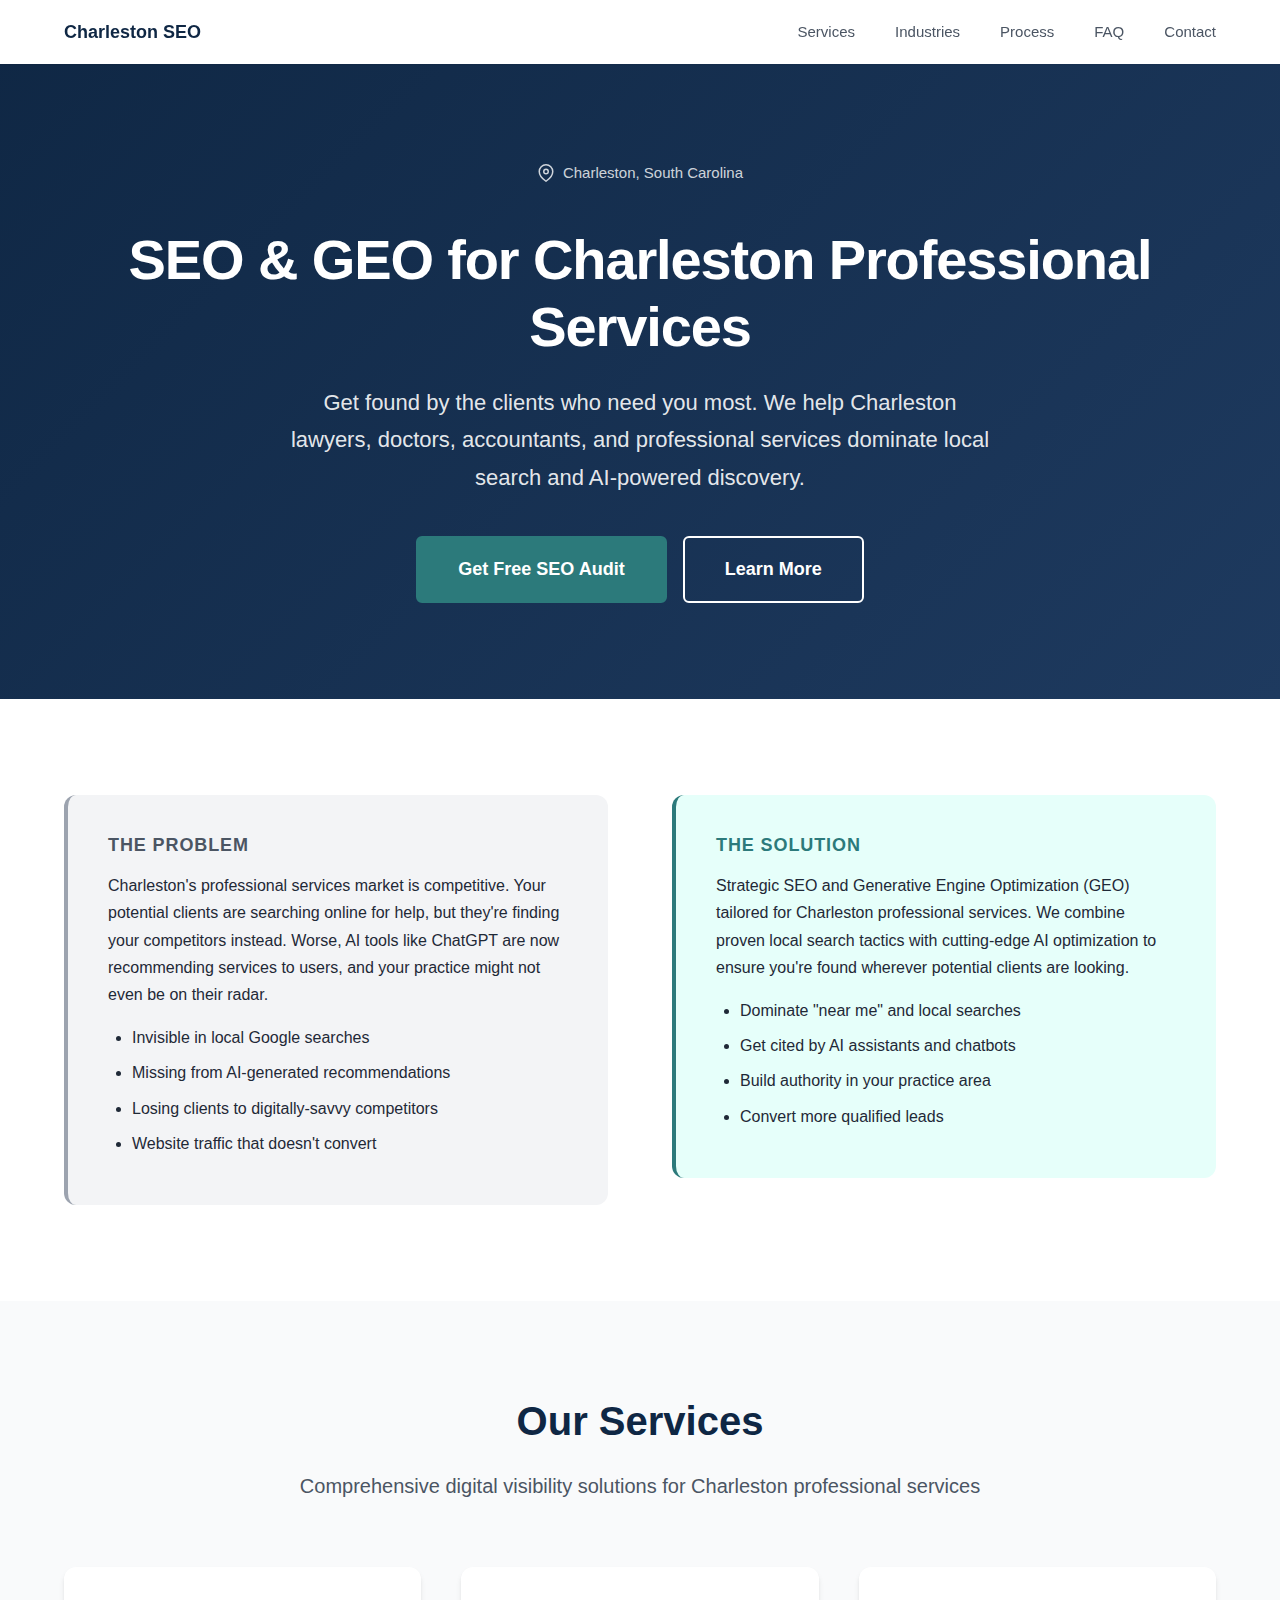
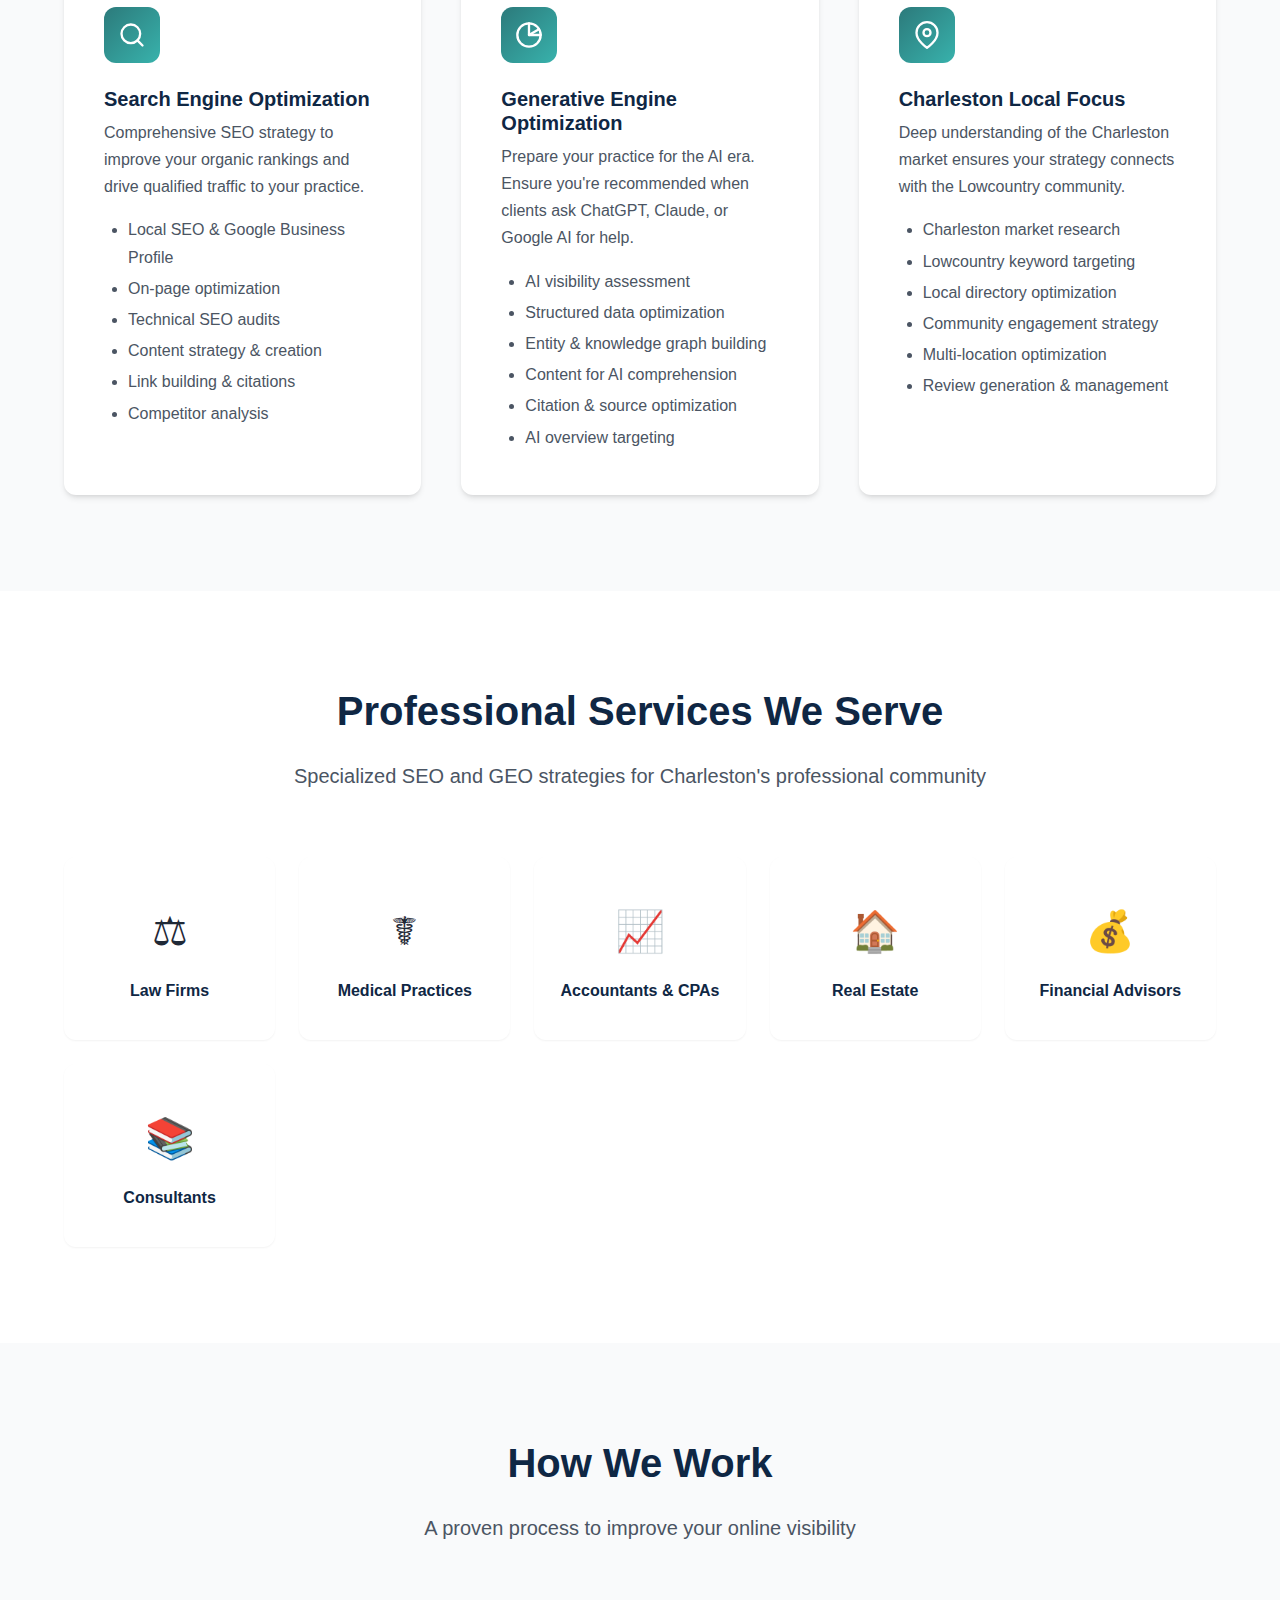
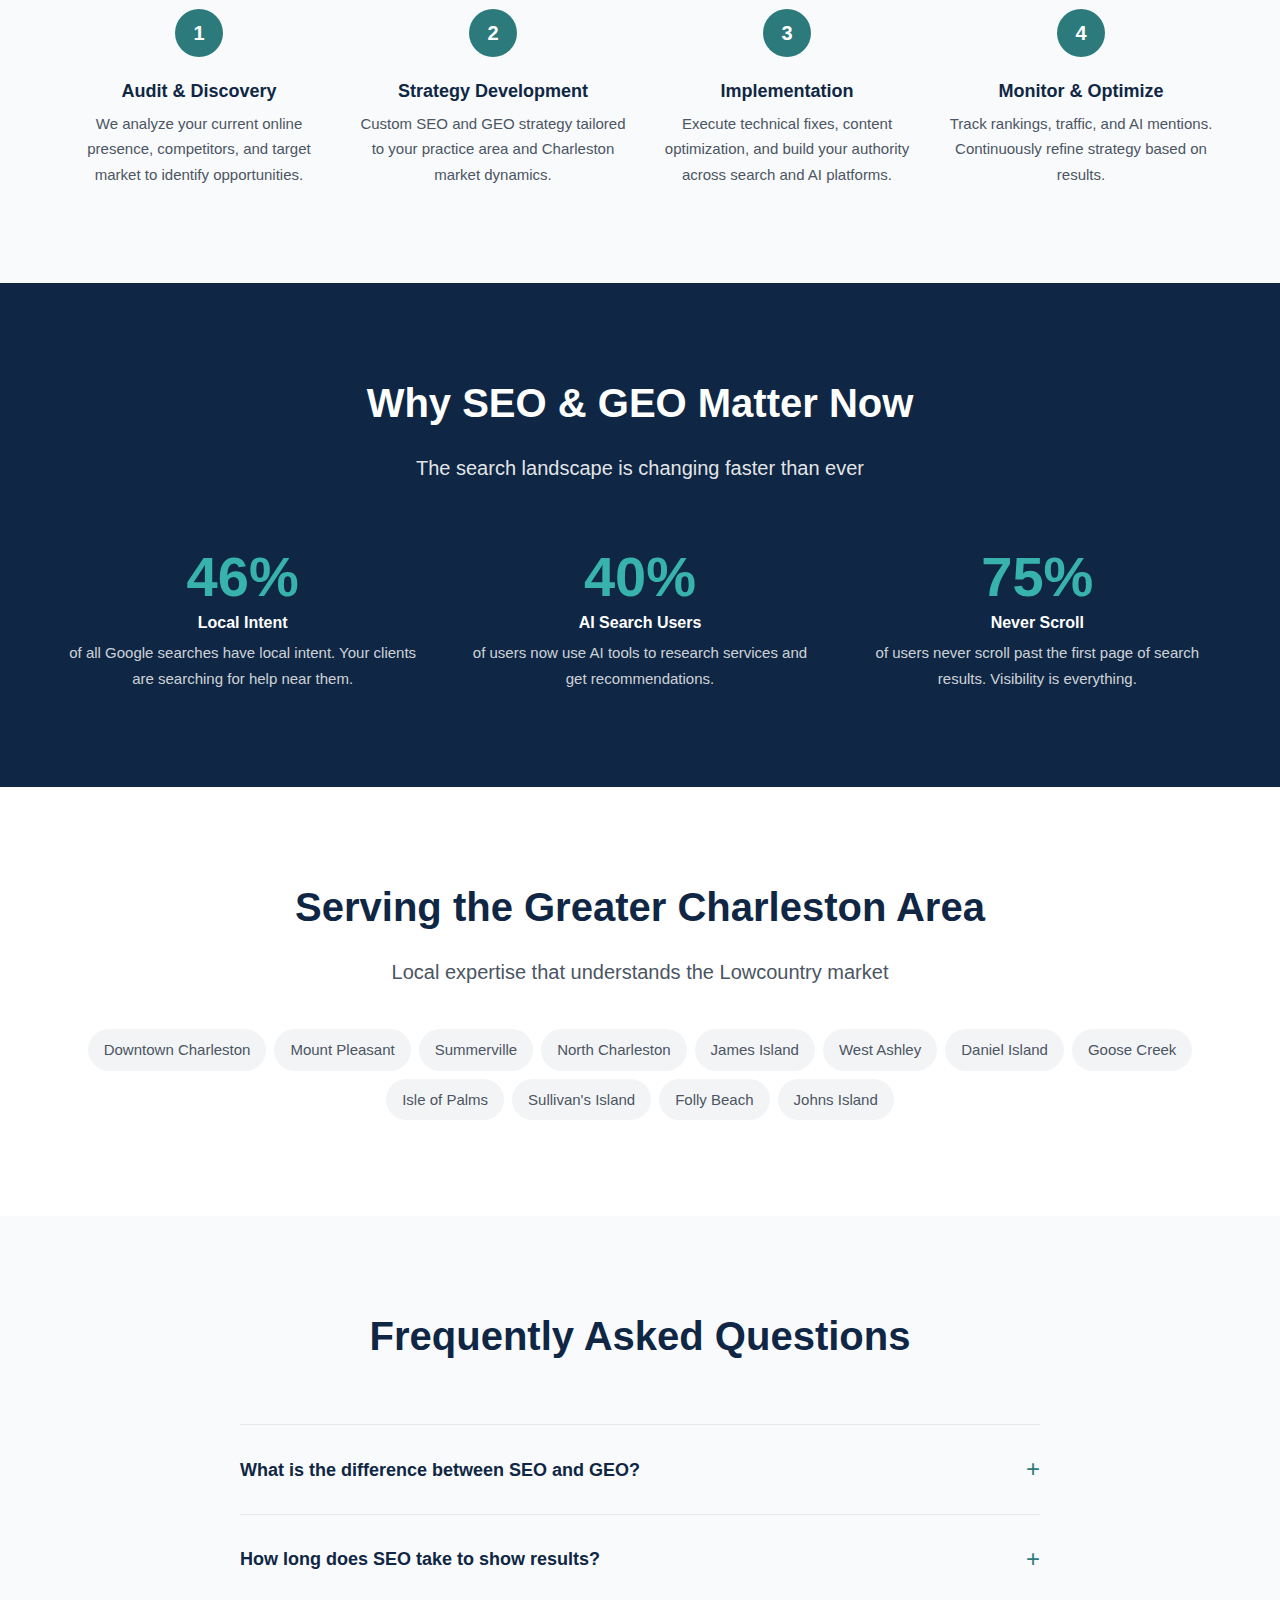
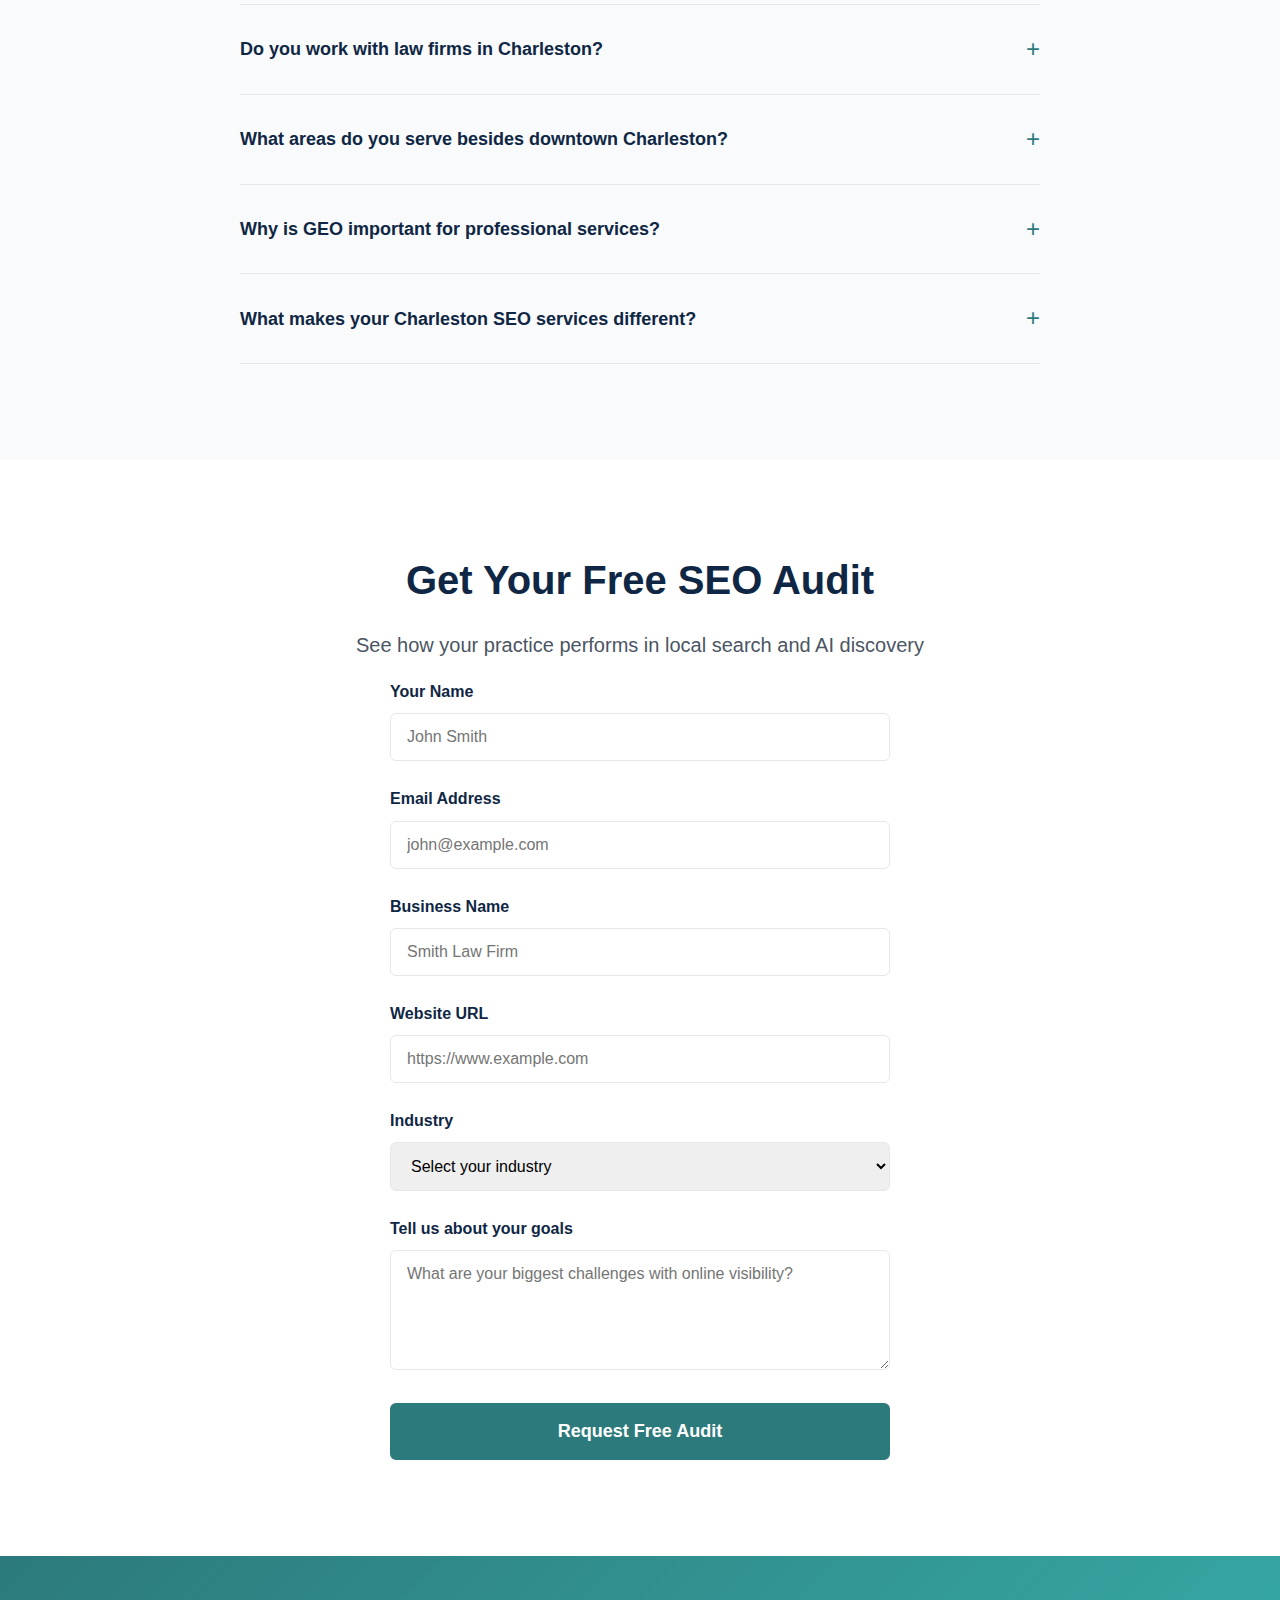
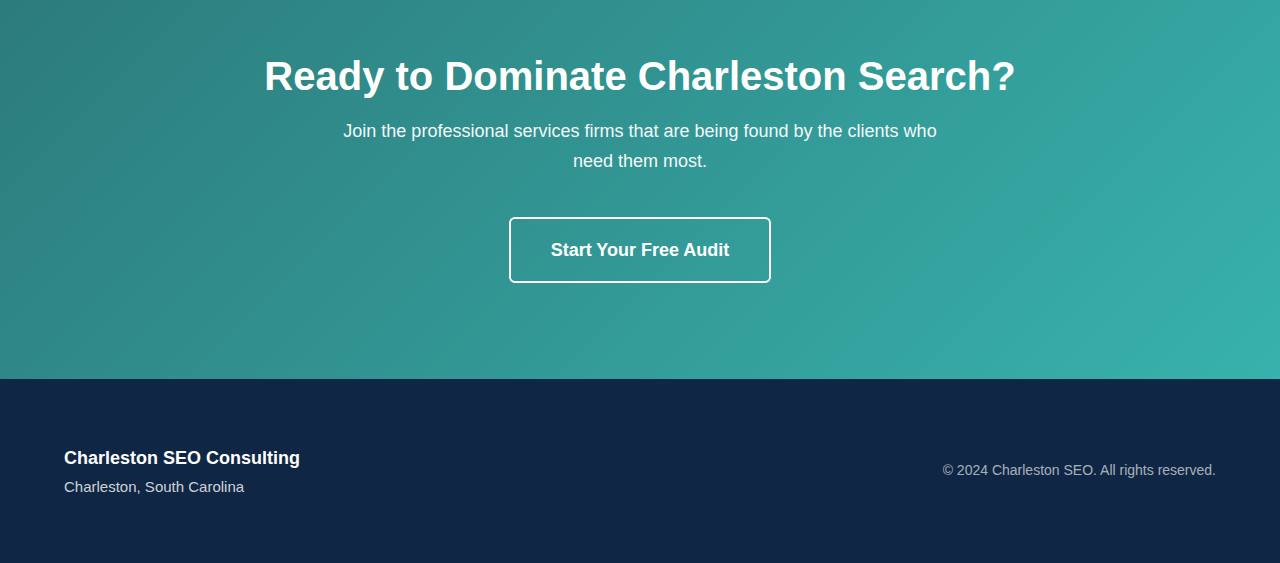
<file: seo/index.html>
<!DOCTYPE html>
<html lang="en">
<head>
  <meta charset="UTF-8">
  <meta name="viewport" content="width=device-width, initial-scale=1.0">
  <meta name="robots" content="noindex, nofollow">
  <title>Charleston SC SEO & GEO Services for Professional Services | Local Search Optimization</title>
  <meta name="description" content="Expert SEO and Generative Engine Optimization (GEO) services for Charleston, SC professional services. Help lawyers, doctors, accountants, and local businesses get found online.">
  <meta name="keywords" content="Charleston SEO, Charleston SC SEO services, GEO optimization, generative engine optimization, local SEO Charleston, professional services marketing, lawyer SEO Charleston, accountant SEO, medical practice SEO">
  <meta name="author" content="Charleston SEO Consulting">
  <meta name="geo.region" content="US-SC">
  <meta name="geo.placename" content="Charleston, South Carolina">
  <meta name="geo.position" content="32.7765;-79.9311">
  <meta name="ICBM" content="32.7765, -79.9311">
  <link rel="canonical" href="https://wpsands.github.io/seo/">

  <!-- Open Graph -->
  <meta property="og:type" content="website">
  <meta property="og:title" content="Charleston SC SEO & GEO Services for Professional Services">
  <meta property="og:description" content="Expert SEO and Generative Engine Optimization services helping Charleston professional services get found online by clients who need them.">
  <meta property="og:url" content="https://wpsands.github.io/seo/">
  <meta property="og:site_name" content="Charleston SEO Consulting">
  <meta property="og:locale" content="en_US">

  <!-- Twitter Card -->
  <meta name="twitter:card" content="summary_large_image">
  <meta name="twitter:title" content="Charleston SC SEO & GEO Services for Professional Services">
  <meta name="twitter:description" content="Expert SEO and Generative Engine Optimization services helping Charleston professional services get found online.">

  <!-- Favicon -->
  <link rel="icon" type="image/svg+xml" href="/favicon.svg">

  <!-- Schema.org Structured Data -->
  <script type="application/ld+json">
  {
    "@context": "https://schema.org",
    "@graph": [
      {
        "@type": "LocalBusiness",
        "@id": "https://wpsands.github.io/seo/#business",
        "name": "Charleston SEO Consulting",
        "description": "Expert SEO and Generative Engine Optimization (GEO) services for Charleston, SC professional services including lawyers, doctors, accountants, and local businesses.",
        "url": "https://wpsands.github.io/seo/",
        "telephone": "",
        "address": {
          "@type": "PostalAddress",
          "addressLocality": "Charleston",
          "addressRegion": "SC",
          "postalCode": "29401",
          "addressCountry": "US"
        },
        "geo": {
          "@type": "GeoCoordinates",
          "latitude": 32.7765,
          "longitude": -79.9311
        },
        "areaServed": [
          {
            "@type": "City",
            "name": "Charleston",
            "containedInPlace": {
              "@type": "State",
              "name": "South Carolina"
            }
          },
          {
            "@type": "City",
            "name": "Mount Pleasant"
          },
          {
            "@type": "City",
            "name": "Summerville"
          },
          {
            "@type": "City",
            "name": "North Charleston"
          },
          {
            "@type": "City",
            "name": "James Island"
          },
          {
            "@type": "City",
            "name": "West Ashley"
          }
        ],
        "priceRange": "$$",
        "openingHoursSpecification": {
          "@type": "OpeningHoursSpecification",
          "dayOfWeek": ["Monday", "Tuesday", "Wednesday", "Thursday", "Friday"],
          "opens": "09:00",
          "closes": "17:00"
        }
      },
      {
        "@type": "Service",
        "@id": "https://wpsands.github.io/seo/#seo-service",
        "name": "Search Engine Optimization (SEO)",
        "description": "Comprehensive SEO services to improve organic search rankings for Charleston professional services businesses.",
        "provider": {
          "@id": "https://wpsands.github.io/seo/#business"
        },
        "areaServed": {
          "@type": "City",
          "name": "Charleston, SC"
        },
        "serviceType": "SEO Services"
      },
      {
        "@type": "Service",
        "@id": "https://wpsands.github.io/seo/#geo-service",
        "name": "Generative Engine Optimization (GEO)",
        "description": "Optimize your online presence for AI-powered search engines and chatbots like ChatGPT, Claude, and Google AI Overviews.",
        "provider": {
          "@id": "https://wpsands.github.io/seo/#business"
        },
        "areaServed": {
          "@type": "City",
          "name": "Charleston, SC"
        },
        "serviceType": "GEO Services"
      },
      {
        "@type": "WebPage",
        "@id": "https://wpsands.github.io/seo/#webpage",
        "url": "https://wpsands.github.io/seo/",
        "name": "Charleston SC SEO & GEO Services for Professional Services",
        "description": "Expert SEO and Generative Engine Optimization services for Charleston, SC professional services.",
        "inLanguage": "en-US",
        "about": {
          "@id": "https://wpsands.github.io/seo/#business"
        }
      },
      {
        "@type": "FAQPage",
        "@id": "https://wpsands.github.io/seo/#faq",
        "mainEntity": [
          {
            "@type": "Question",
            "name": "What is the difference between SEO and GEO?",
            "acceptedAnswer": {
              "@type": "Answer",
              "text": "SEO (Search Engine Optimization) focuses on improving your visibility in traditional search engines like Google. GEO (Generative Engine Optimization) is the newer discipline of optimizing your content to be cited and recommended by AI-powered tools like ChatGPT, Claude, Google AI Overviews, and Perplexity. Both are essential for modern professional services marketing."
            }
          },
          {
            "@type": "Question",
            "name": "How long does SEO take to show results?",
            "acceptedAnswer": {
              "@type": "Answer",
              "text": "Most Charleston businesses see meaningful improvements within 3-6 months, with significant results typically appearing by 6-12 months. Local SEO for professional services often shows faster initial gains due to less competition for specific service + location keywords."
            }
          },
          {
            "@type": "Question",
            "name": "Do you work with law firms in Charleston?",
            "acceptedAnswer": {
              "@type": "Answer",
              "text": "Yes, we specialize in SEO and GEO for Charleston law firms across all practice areas including personal injury, family law, criminal defense, estate planning, and business law. Legal services benefit significantly from local search optimization."
            }
          },
          {
            "@type": "Question",
            "name": "What areas do you serve besides downtown Charleston?",
            "acceptedAnswer": {
              "@type": "Answer",
              "text": "We serve professional services throughout the Charleston metro area including Mount Pleasant, Summerville, North Charleston, James Island, West Ashley, Daniel Island, Goose Creek, and the surrounding Lowcountry region."
            }
          },
          {
            "@type": "Question",
            "name": "Why is GEO important for professional services?",
            "acceptedAnswer": {
              "@type": "Answer",
              "text": "AI tools are increasingly how potential clients research and find professional services. When someone asks ChatGPT or Google's AI for a recommendation, you want your business to be mentioned. GEO ensures your practice is properly represented in AI-generated responses."
            }
          }
        ]
      }
    ]
  }
  </script>

  <style>
    /* ========================================
       CSS Custom Properties
       ======================================== */
    :root {
      --color-primary: #1e3a5f;
      --color-primary-dark: #0f2744;
      --color-accent: #2c7a7b;
      --color-accent-light: #38b2ac;
      --color-black: #1a1a1a;
      --color-white: #ffffff;
      --color-gray-50: #f9fafb;
      --color-gray-100: #f3f4f6;
      --color-gray-200: #e5e7eb;
      --color-gray-400: #9ca3af;
      --color-gray-600: #4b5563;
      --color-gray-800: #1f2937;
      --font-sans: -apple-system, BlinkMacSystemFont, "Segoe UI", Roboto, "Helvetica Neue", Arial, sans-serif;
      --space-xs: 0.25rem;
      --space-sm: 0.5rem;
      --space-md: 1rem;
      --space-lg: 1.5rem;
      --space-xl: 2.5rem;
      --space-2xl: 4rem;
      --space-3xl: 6rem;
      --max-width: 1200px;
      --max-width-narrow: 800px;
      --transition-fast: 150ms ease;
      --transition-base: 300ms ease;
      --shadow-sm: 0 1px 2px 0 rgb(0 0 0 / 0.05);
      --shadow-md: 0 4px 6px -1px rgb(0 0 0 / 0.1), 0 2px 4px -2px rgb(0 0 0 / 0.1);
      --shadow-lg: 0 10px 15px -3px rgb(0 0 0 / 0.1), 0 4px 6px -4px rgb(0 0 0 / 0.1);
    }

    /* ========================================
       Reset & Base
       ======================================== */
    *, *::before, *::after {
      box-sizing: border-box;
      margin: 0;
      padding: 0;
    }

    html {
      font-size: 16px;
      scroll-behavior: smooth;
      -webkit-font-smoothing: antialiased;
    }

    body {
      font-family: var(--font-sans);
      font-size: 1rem;
      line-height: 1.7;
      color: var(--color-gray-800);
      background-color: var(--color-white);
    }

    img {
      max-width: 100%;
      height: auto;
      display: block;
    }

    a {
      color: var(--color-accent);
      text-decoration: none;
      transition: color var(--transition-fast);
    }

    a:hover {
      color: var(--color-accent-light);
    }

    ul, ol {
      list-style: none;
    }

    /* ========================================
       Typography
       ======================================== */
    h1, h2, h3, h4, h5 {
      font-weight: 700;
      line-height: 1.2;
      color: var(--color-primary-dark);
    }

    h1 {
      font-size: clamp(2.25rem, 5vw, 3.5rem);
      letter-spacing: -0.02em;
    }

    h2 {
      font-size: clamp(1.75rem, 4vw, 2.5rem);
      margin-bottom: var(--space-lg);
    }

    h3 {
      font-size: 1.25rem;
      margin-bottom: var(--space-sm);
    }

    p {
      margin-bottom: var(--space-md);
    }

    .lead {
      font-size: 1.25rem;
      color: var(--color-gray-600);
    }

    /* ========================================
       Layout
       ======================================== */
    .container {
      width: 100%;
      max-width: var(--max-width);
      margin: 0 auto;
      padding: 0 var(--space-lg);
    }

    .container--narrow {
      max-width: var(--max-width-narrow);
    }

    .section {
      padding: var(--space-3xl) 0;
    }

    .section--gray {
      background-color: var(--color-gray-50);
    }

    .section--dark {
      background-color: var(--color-primary-dark);
      color: var(--color-white);
    }

    .section--dark h2,
    .section--dark h3 {
      color: var(--color-white);
    }

    .text-center {
      text-align: center;
    }

    /* ========================================
       Header
       ======================================== */
    .header {
      position: fixed;
      top: 0;
      left: 0;
      right: 0;
      z-index: 100;
      background-color: var(--color-white);
      box-shadow: var(--shadow-sm);
    }

    .header__inner {
      display: flex;
      align-items: center;
      justify-content: space-between;
      height: 4rem;
      max-width: var(--max-width);
      margin: 0 auto;
      padding: 0 var(--space-lg);
    }

    .header__logo {
      font-size: 1.125rem;
      font-weight: 700;
      color: var(--color-primary-dark);
    }

    .header__logo:hover {
      color: var(--color-primary);
    }

    .header__nav {
      display: flex;
      gap: var(--space-xl);
    }

    .header__nav a {
      font-size: 0.9375rem;
      font-weight: 500;
      color: var(--color-gray-600);
    }

    .header__nav a:hover {
      color: var(--color-primary);
    }

    .nav-toggle {
      display: none;
      background: none;
      border: none;
      cursor: pointer;
      padding: var(--space-sm);
    }

    .nav-toggle span {
      display: block;
      width: 24px;
      height: 2px;
      background-color: var(--color-primary-dark);
      margin: 5px 0;
      transition: var(--transition-fast);
    }

    @media (max-width: 768px) {
      .nav-toggle {
        display: block;
      }

      .header__nav {
        position: absolute;
        top: 100%;
        left: 0;
        right: 0;
        flex-direction: column;
        background-color: var(--color-white);
        box-shadow: var(--shadow-md);
        padding: var(--space-lg);
        gap: var(--space-md);
        display: none;
      }

      .header__nav.is-open {
        display: flex;
      }
    }

    /* ========================================
       Hero
       ======================================== */
    .hero {
      padding-top: calc(4rem + var(--space-3xl));
      padding-bottom: var(--space-3xl);
      background: linear-gradient(135deg, var(--color-primary-dark) 0%, var(--color-primary) 100%);
      color: var(--color-white);
      text-align: center;
    }

    .hero h1 {
      color: var(--color-white);
      margin-bottom: var(--space-lg);
    }

    .hero__subtitle {
      font-size: clamp(1.125rem, 2.5vw, 1.375rem);
      color: rgba(255, 255, 255, 0.9);
      max-width: 700px;
      margin: 0 auto var(--space-xl);
    }

    .hero__location {
      display: inline-flex;
      align-items: center;
      gap: var(--space-sm);
      font-size: 0.9375rem;
      color: rgba(255, 255, 255, 0.8);
      margin-bottom: var(--space-xl);
    }

    .hero__location svg {
      flex-shrink: 0;
    }

    /* ========================================
       Buttons
       ======================================== */
    .btn {
      display: inline-block;
      padding: 0.875rem 2rem;
      font-size: 1rem;
      font-weight: 600;
      text-align: center;
      border-radius: 6px;
      cursor: pointer;
      transition: all var(--transition-fast);
      border: 2px solid transparent;
    }

    .btn--primary {
      background-color: var(--color-accent);
      color: var(--color-white);
      border-color: var(--color-accent);
    }

    .btn--primary:hover {
      background-color: var(--color-accent-light);
      border-color: var(--color-accent-light);
      color: var(--color-white);
    }

    .btn--outline {
      background-color: transparent;
      color: var(--color-white);
      border-color: var(--color-white);
    }

    .btn--outline:hover {
      background-color: var(--color-white);
      color: var(--color-primary-dark);
    }

    .btn--large {
      padding: 1rem 2.5rem;
      font-size: 1.125rem;
    }

    .btn-group {
      display: flex;
      gap: var(--space-md);
      justify-content: center;
      flex-wrap: wrap;
    }

    /* ========================================
       Problem / Solution
       ======================================== */
    .problem-solution {
      display: grid;
      grid-template-columns: 1fr 1fr;
      gap: var(--space-2xl);
      align-items: start;
    }

    @media (max-width: 768px) {
      .problem-solution {
        grid-template-columns: 1fr;
      }
    }

    .problem-box,
    .solution-box {
      padding: var(--space-xl);
      border-radius: 12px;
    }

    .problem-box {
      background-color: var(--color-gray-100);
      border-left: 4px solid var(--color-gray-400);
    }

    .solution-box {
      background-color: #e6fffa;
      border-left: 4px solid var(--color-accent);
    }

    .problem-box h3,
    .solution-box h3 {
      font-size: 1.125rem;
      text-transform: uppercase;
      letter-spacing: 0.05em;
      margin-bottom: var(--space-md);
    }

    .problem-box h3 {
      color: var(--color-gray-600);
    }

    .solution-box h3 {
      color: var(--color-accent);
    }

    .problem-box ul,
    .solution-box ul {
      list-style: disc;
      padding-left: var(--space-lg);
    }

    .problem-box li,
    .solution-box li {
      margin-bottom: var(--space-sm);
    }

    /* ========================================
       Services Grid
       ======================================== */
    .services-grid {
      display: grid;
      grid-template-columns: repeat(auto-fit, minmax(300px, 1fr));
      gap: var(--space-xl);
      margin-top: var(--space-2xl);
    }

    .service-card {
      background: var(--color-white);
      padding: var(--space-xl);
      border-radius: 12px;
      box-shadow: var(--shadow-md);
      transition: transform var(--transition-base), box-shadow var(--transition-base);
    }

    .service-card:hover {
      transform: translateY(-4px);
      box-shadow: var(--shadow-lg);
    }

    .service-card__icon {
      width: 56px;
      height: 56px;
      background: linear-gradient(135deg, var(--color-accent) 0%, var(--color-accent-light) 100%);
      border-radius: 12px;
      display: flex;
      align-items: center;
      justify-content: center;
      margin-bottom: var(--space-lg);
    }

    .service-card__icon svg {
      width: 28px;
      height: 28px;
      color: var(--color-white);
    }

    .service-card h3 {
      font-size: 1.25rem;
      margin-bottom: var(--space-sm);
    }

    .service-card p {
      color: var(--color-gray-600);
      margin-bottom: 0;
    }

    .service-card ul {
      margin-top: var(--space-md);
      padding-left: var(--space-lg);
      list-style: disc;
    }

    .service-card li {
      color: var(--color-gray-600);
      margin-bottom: var(--space-xs);
    }

    /* ========================================
       Industries
       ======================================== */
    .industries-grid {
      display: grid;
      grid-template-columns: repeat(auto-fit, minmax(180px, 1fr));
      gap: var(--space-lg);
      margin-top: var(--space-2xl);
    }

    .industry-item {
      text-align: center;
      padding: var(--space-xl) var(--space-lg);
      background: var(--color-white);
      border-radius: 12px;
      box-shadow: var(--shadow-sm);
      transition: box-shadow var(--transition-fast);
    }

    .industry-item:hover {
      box-shadow: var(--shadow-md);
    }

    .industry-item__icon {
      font-size: 2.5rem;
      margin-bottom: var(--space-md);
    }

    .industry-item h4 {
      font-size: 1rem;
      font-weight: 600;
      color: var(--color-primary-dark);
    }

    /* ========================================
       Process
       ======================================== */
    .process-steps {
      display: grid;
      grid-template-columns: repeat(4, 1fr);
      gap: var(--space-lg);
      margin-top: var(--space-2xl);
    }

    @media (max-width: 900px) {
      .process-steps {
        grid-template-columns: repeat(2, 1fr);
      }
    }

    @media (max-width: 500px) {
      .process-steps {
        grid-template-columns: 1fr;
      }
    }

    .process-step {
      text-align: center;
      position: relative;
    }

    .process-step__number {
      width: 48px;
      height: 48px;
      background: var(--color-accent);
      color: var(--color-white);
      border-radius: 50%;
      display: flex;
      align-items: center;
      justify-content: center;
      font-size: 1.25rem;
      font-weight: 700;
      margin: 0 auto var(--space-lg);
    }

    .process-step h4 {
      font-size: 1.125rem;
      margin-bottom: var(--space-sm);
    }

    .process-step p {
      font-size: 0.9375rem;
      color: var(--color-gray-600);
      margin: 0;
    }

    /* ========================================
       Benefits
       ======================================== */
    .benefits-grid {
      display: grid;
      grid-template-columns: repeat(3, 1fr);
      gap: var(--space-xl);
      margin-top: var(--space-2xl);
    }

    @media (max-width: 768px) {
      .benefits-grid {
        grid-template-columns: 1fr;
      }
    }

    .benefit-item {
      text-align: center;
    }

    .benefit-item__stat {
      font-size: clamp(2.5rem, 5vw, 3.5rem);
      font-weight: 700;
      color: var(--color-accent-light);
      line-height: 1;
      margin-bottom: var(--space-sm);
    }

    .benefit-item h4 {
      color: var(--color-white);
      margin-bottom: var(--space-sm);
    }

    .benefit-item p {
      color: rgba(255, 255, 255, 0.8);
      font-size: 0.9375rem;
      margin: 0;
    }

    /* ========================================
       Local Expertise
       ======================================== */
    .local-areas {
      display: flex;
      flex-wrap: wrap;
      gap: var(--space-sm);
      justify-content: center;
      margin-top: var(--space-xl);
    }

    .local-areas span {
      background: var(--color-gray-100);
      padding: var(--space-sm) var(--space-md);
      border-radius: 100px;
      font-size: 0.9375rem;
      color: var(--color-gray-600);
    }

    /* ========================================
       FAQ
       ======================================== */
    .faq-list {
      max-width: 800px;
      margin: var(--space-2xl) auto 0;
    }

    .faq-item {
      border-bottom: 1px solid var(--color-gray-200);
      padding: var(--space-lg) 0;
    }

    .faq-item:first-child {
      border-top: 1px solid var(--color-gray-200);
    }

    .faq-question {
      font-size: 1.125rem;
      font-weight: 600;
      color: var(--color-primary-dark);
      cursor: pointer;
      display: flex;
      justify-content: space-between;
      align-items: center;
      gap: var(--space-md);
    }

    .faq-question::after {
      content: '+';
      font-size: 1.5rem;
      font-weight: 400;
      color: var(--color-accent);
      transition: transform var(--transition-fast);
    }

    .faq-item.is-open .faq-question::after {
      transform: rotate(45deg);
    }

    .faq-answer {
      color: var(--color-gray-600);
      line-height: 1.7;
      padding-top: var(--space-md);
      display: none;
    }

    .faq-item.is-open .faq-answer {
      display: block;
    }

    /* ========================================
       CTA Section
       ======================================== */
    .cta-section {
      text-align: center;
      padding: var(--space-3xl) var(--space-lg);
      background: linear-gradient(135deg, var(--color-accent) 0%, var(--color-accent-light) 100%);
      color: var(--color-white);
    }

    .cta-section h2 {
      color: var(--color-white);
      margin-bottom: var(--space-md);
    }

    .cta-section p {
      font-size: 1.125rem;
      max-width: 600px;
      margin: 0 auto var(--space-xl);
      opacity: 0.95;
    }

    .cta-section .btn--outline {
      border-color: var(--color-white);
      color: var(--color-white);
    }

    .cta-section .btn--outline:hover {
      background: var(--color-white);
      color: var(--color-accent);
    }

    /* ========================================
       Contact Form
       ======================================== */
    .contact-form {
      max-width: 500px;
      margin: 0 auto;
    }

    .form-group {
      margin-bottom: var(--space-lg);
    }

    .form-group label {
      display: block;
      font-weight: 600;
      margin-bottom: var(--space-sm);
      color: var(--color-primary-dark);
    }

    .form-group input,
    .form-group textarea,
    .form-group select {
      width: 100%;
      padding: 0.875rem 1rem;
      font-size: 1rem;
      font-family: inherit;
      border: 1px solid var(--color-gray-200);
      border-radius: 6px;
      transition: border-color var(--transition-fast), box-shadow var(--transition-fast);
    }

    .form-group input:focus,
    .form-group textarea:focus,
    .form-group select:focus {
      outline: none;
      border-color: var(--color-accent);
      box-shadow: 0 0 0 3px rgba(44, 122, 123, 0.1);
    }

    .form-group textarea {
      min-height: 120px;
      resize: vertical;
    }

    /* ========================================
       Footer
       ======================================== */
    .footer {
      background-color: var(--color-primary-dark);
      color: rgba(255, 255, 255, 0.8);
      padding: var(--space-2xl) 0;
    }

    .footer__inner {
      display: flex;
      justify-content: space-between;
      align-items: center;
      flex-wrap: wrap;
      gap: var(--space-lg);
    }

    .footer__brand {
      font-size: 1.125rem;
      font-weight: 700;
      color: var(--color-white);
    }

    .footer__location {
      font-size: 0.9375rem;
    }

    .footer__copyright {
      font-size: 0.875rem;
      opacity: 0.8;
    }

    /* ========================================
       Utilities
       ======================================== */
    .visually-hidden {
      position: absolute;
      width: 1px;
      height: 1px;
      padding: 0;
      margin: -1px;
      overflow: hidden;
      clip: rect(0, 0, 0, 0);
      border: 0;
    }

    .skip-link {
      position: absolute;
      top: -100%;
      left: 50%;
      transform: translateX(-50%);
      background: var(--color-primary-dark);
      color: var(--color-white);
      padding: var(--space-sm) var(--space-md);
      z-index: 1000;
    }

    .skip-link:focus {
      top: var(--space-sm);
    }
  </style>
</head>
<body>
  <a href="#main" class="skip-link">Skip to main content</a>

  <!-- Header -->
  <header class="header">
    <div class="header__inner">
      <a href="/seo/" class="header__logo">Charleston SEO</a>
      <button class="nav-toggle" aria-label="Toggle navigation" aria-expanded="false">
        <span></span>
        <span></span>
        <span></span>
      </button>
      <nav class="header__nav" aria-label="Main navigation">
        <a href="#services">Services</a>
        <a href="#industries">Industries</a>
        <a href="#process">Process</a>
        <a href="#faq">FAQ</a>
        <a href="#contact">Contact</a>
      </nav>
    </div>
  </header>

  <!-- Main Content -->
  <main id="main">
    <!-- Hero Section -->
    <section class="hero">
      <div class="container">
        <p class="hero__location">
          <svg xmlns="http://www.w3.org/2000/svg" width="18" height="18" viewBox="0 0 24 24" fill="none" stroke="currentColor" stroke-width="2" stroke-linecap="round" stroke-linejoin="round" aria-hidden="true"><path d="M21 10c0 7-9 13-9 13s-9-6-9-13a9 9 0 0 1 18 0z"></path><circle cx="12" cy="10" r="3"></circle></svg>
          Charleston, South Carolina
        </p>
        <h1>SEO & GEO for Charleston Professional Services</h1>
        <p class="hero__subtitle">Get found by the clients who need you most. We help Charleston lawyers, doctors, accountants, and professional services dominate local search and AI-powered discovery.</p>
        <div class="btn-group">
          <a href="#contact" class="btn btn--primary btn--large">Get Free SEO Audit</a>
          <a href="#services" class="btn btn--outline btn--large">Learn More</a>
        </div>
      </div>
    </section>

    <!-- Problem / Solution Section -->
    <section class="section">
      <div class="container">
        <div class="problem-solution">
          <div class="problem-box">
            <h3>The Problem</h3>
            <p>Charleston's professional services market is competitive. Your potential clients are searching online for help, but they're finding your competitors instead. Worse, AI tools like ChatGPT are now recommending services to users, and your practice might not even be on their radar.</p>
            <ul>
              <li>Invisible in local Google searches</li>
              <li>Missing from AI-generated recommendations</li>
              <li>Losing clients to digitally-savvy competitors</li>
              <li>Website traffic that doesn't convert</li>
            </ul>
          </div>
          <div class="solution-box">
            <h3>The Solution</h3>
            <p>Strategic SEO and Generative Engine Optimization (GEO) tailored for Charleston professional services. We combine proven local search tactics with cutting-edge AI optimization to ensure you're found wherever potential clients are looking.</p>
            <ul>
              <li>Dominate "near me" and local searches</li>
              <li>Get cited by AI assistants and chatbots</li>
              <li>Build authority in your practice area</li>
              <li>Convert more qualified leads</li>
            </ul>
          </div>
        </div>
      </div>
    </section>

    <!-- Services Section -->
    <section id="services" class="section section--gray">
      <div class="container">
        <div class="text-center">
          <h2>Our Services</h2>
          <p class="lead">Comprehensive digital visibility solutions for Charleston professional services</p>
        </div>
        <div class="services-grid">
          <!-- SEO Service -->
          <div class="service-card">
            <div class="service-card__icon">
              <svg xmlns="http://www.w3.org/2000/svg" viewBox="0 0 24 24" fill="none" stroke="currentColor" stroke-width="2" stroke-linecap="round" stroke-linejoin="round"><circle cx="11" cy="11" r="8"></circle><line x1="21" y1="21" x2="16.65" y2="16.65"></line></svg>
            </div>
            <h3>Search Engine Optimization</h3>
            <p>Comprehensive SEO strategy to improve your organic rankings and drive qualified traffic to your practice.</p>
            <ul>
              <li>Local SEO & Google Business Profile</li>
              <li>On-page optimization</li>
              <li>Technical SEO audits</li>
              <li>Content strategy & creation</li>
              <li>Link building & citations</li>
              <li>Competitor analysis</li>
            </ul>
          </div>

          <!-- GEO Service -->
          <div class="service-card">
            <div class="service-card__icon">
              <svg xmlns="http://www.w3.org/2000/svg" viewBox="0 0 24 24" fill="none" stroke="currentColor" stroke-width="2" stroke-linecap="round" stroke-linejoin="round"><path d="M12 2a10 10 0 1 0 10 10H12V2z"></path><path d="M12 2a10 10 0 0 1 10 10"></path><path d="M12 12l8.5-5"></path></svg>
            </div>
            <h3>Generative Engine Optimization</h3>
            <p>Prepare your practice for the AI era. Ensure you're recommended when clients ask ChatGPT, Claude, or Google AI for help.</p>
            <ul>
              <li>AI visibility assessment</li>
              <li>Structured data optimization</li>
              <li>Entity & knowledge graph building</li>
              <li>Content for AI comprehension</li>
              <li>Citation & source optimization</li>
              <li>AI overview targeting</li>
            </ul>
          </div>

          <!-- Local Service -->
          <div class="service-card">
            <div class="service-card__icon">
              <svg xmlns="http://www.w3.org/2000/svg" viewBox="0 0 24 24" fill="none" stroke="currentColor" stroke-width="2" stroke-linecap="round" stroke-linejoin="round"><path d="M21 10c0 7-9 13-9 13s-9-6-9-13a9 9 0 0 1 18 0z"></path><circle cx="12" cy="10" r="3"></circle></svg>
            </div>
            <h3>Charleston Local Focus</h3>
            <p>Deep understanding of the Charleston market ensures your strategy connects with the Lowcountry community.</p>
            <ul>
              <li>Charleston market research</li>
              <li>Lowcountry keyword targeting</li>
              <li>Local directory optimization</li>
              <li>Community engagement strategy</li>
              <li>Multi-location optimization</li>
              <li>Review generation & management</li>
            </ul>
          </div>
        </div>
      </div>
    </section>

    <!-- Industries Section -->
    <section id="industries" class="section">
      <div class="container">
        <div class="text-center">
          <h2>Professional Services We Serve</h2>
          <p class="lead">Specialized SEO and GEO strategies for Charleston's professional community</p>
        </div>
        <div class="industries-grid">
          <div class="industry-item">
            <div class="industry-item__icon" aria-hidden="true">&#9878;</div>
            <h4>Law Firms</h4>
          </div>
          <div class="industry-item">
            <div class="industry-item__icon" aria-hidden="true">&#9764;</div>
            <h4>Medical Practices</h4>
          </div>
          <div class="industry-item">
            <div class="industry-item__icon" aria-hidden="true">&#128200;</div>
            <h4>Accountants & CPAs</h4>
          </div>
          <div class="industry-item">
            <div class="industry-item__icon" aria-hidden="true">&#127968;</div>
            <h4>Real Estate</h4>
          </div>
          <div class="industry-item">
            <div class="industry-item__icon" aria-hidden="true">&#128176;</div>
            <h4>Financial Advisors</h4>
          </div>
          <div class="industry-item">
            <div class="industry-item__icon" aria-hidden="true">&#128218;</div>
            <h4>Consultants</h4>
          </div>
        </div>
      </div>
    </section>

    <!-- Process Section -->
    <section id="process" class="section section--gray">
      <div class="container">
        <div class="text-center">
          <h2>How We Work</h2>
          <p class="lead">A proven process to improve your online visibility</p>
        </div>
        <div class="process-steps">
          <div class="process-step">
            <div class="process-step__number">1</div>
            <h4>Audit & Discovery</h4>
            <p>We analyze your current online presence, competitors, and target market to identify opportunities.</p>
          </div>
          <div class="process-step">
            <div class="process-step__number">2</div>
            <h4>Strategy Development</h4>
            <p>Custom SEO and GEO strategy tailored to your practice area and Charleston market dynamics.</p>
          </div>
          <div class="process-step">
            <div class="process-step__number">3</div>
            <h4>Implementation</h4>
            <p>Execute technical fixes, content optimization, and build your authority across search and AI platforms.</p>
          </div>
          <div class="process-step">
            <div class="process-step__number">4</div>
            <h4>Monitor & Optimize</h4>
            <p>Track rankings, traffic, and AI mentions. Continuously refine strategy based on results.</p>
          </div>
        </div>
      </div>
    </section>

    <!-- Benefits Section -->
    <section class="section section--dark">
      <div class="container">
        <div class="text-center">
          <h2>Why SEO & GEO Matter Now</h2>
          <p class="lead" style="color: rgba(255,255,255,0.9);">The search landscape is changing faster than ever</p>
        </div>
        <div class="benefits-grid">
          <div class="benefit-item">
            <div class="benefit-item__stat">46%</div>
            <h4>Local Intent</h4>
            <p>of all Google searches have local intent. Your clients are searching for help near them.</p>
          </div>
          <div class="benefit-item">
            <div class="benefit-item__stat">40%</div>
            <h4>AI Search Users</h4>
            <p>of users now use AI tools to research services and get recommendations.</p>
          </div>
          <div class="benefit-item">
            <div class="benefit-item__stat">75%</div>
            <h4>Never Scroll</h4>
            <p>of users never scroll past the first page of search results. Visibility is everything.</p>
          </div>
        </div>
      </div>
    </section>

    <!-- Local Expertise Section -->
    <section class="section">
      <div class="container text-center">
        <h2>Serving the Greater Charleston Area</h2>
        <p class="lead">Local expertise that understands the Lowcountry market</p>
        <div class="local-areas">
          <span>Downtown Charleston</span>
          <span>Mount Pleasant</span>
          <span>Summerville</span>
          <span>North Charleston</span>
          <span>James Island</span>
          <span>West Ashley</span>
          <span>Daniel Island</span>
          <span>Goose Creek</span>
          <span>Isle of Palms</span>
          <span>Sullivan's Island</span>
          <span>Folly Beach</span>
          <span>Johns Island</span>
        </div>
      </div>
    </section>

    <!-- FAQ Section -->
    <section id="faq" class="section section--gray">
      <div class="container">
        <div class="text-center">
          <h2>Frequently Asked Questions</h2>
        </div>
        <div class="faq-list">
          <div class="faq-item">
            <div class="faq-question">What is the difference between SEO and GEO?</div>
            <div class="faq-answer">SEO (Search Engine Optimization) focuses on improving your visibility in traditional search engines like Google. GEO (Generative Engine Optimization) is the newer discipline of optimizing your content to be cited and recommended by AI-powered tools like ChatGPT, Claude, Google AI Overviews, and Perplexity. Both are essential for modern professional services marketing.</div>
          </div>
          <div class="faq-item">
            <div class="faq-question">How long does SEO take to show results?</div>
            <div class="faq-answer">Most Charleston businesses see meaningful improvements within 3-6 months, with significant results typically appearing by 6-12 months. Local SEO for professional services often shows faster initial gains due to less competition for specific service + location keywords.</div>
          </div>
          <div class="faq-item">
            <div class="faq-question">Do you work with law firms in Charleston?</div>
            <div class="faq-answer">Yes, we specialize in SEO and GEO for Charleston law firms across all practice areas including personal injury, family law, criminal defense, estate planning, and business law. Legal services benefit significantly from local search optimization.</div>
          </div>
          <div class="faq-item">
            <div class="faq-question">What areas do you serve besides downtown Charleston?</div>
            <div class="faq-answer">We serve professional services throughout the Charleston metro area including Mount Pleasant, Summerville, North Charleston, James Island, West Ashley, Daniel Island, Goose Creek, and the surrounding Lowcountry region.</div>
          </div>
          <div class="faq-item">
            <div class="faq-question">Why is GEO important for professional services?</div>
            <div class="faq-answer">AI tools are increasingly how potential clients research and find professional services. When someone asks ChatGPT or Google's AI for a recommendation, you want your business to be mentioned. GEO ensures your practice is properly represented in AI-generated responses.</div>
          </div>
          <div class="faq-item">
            <div class="faq-question">What makes your Charleston SEO services different?</div>
            <div class="faq-answer">We combine deep local market knowledge with expertise in both traditional SEO and the emerging field of Generative Engine Optimization. We focus exclusively on professional services, understanding the unique compliance, ethics, and trust-building requirements of lawyers, doctors, and financial professionals.</div>
          </div>
        </div>
      </div>
    </section>

    <!-- Contact Section -->
    <section id="contact" class="section">
      <div class="container">
        <div class="text-center">
          <h2>Get Your Free SEO Audit</h2>
          <p class="lead">See how your practice performs in local search and AI discovery</p>
        </div>
        <form class="contact-form" action="#" method="POST">
          <div class="form-group">
            <label for="name">Your Name</label>
            <input type="text" id="name" name="name" required placeholder="John Smith">
          </div>
          <div class="form-group">
            <label for="email">Email Address</label>
            <input type="email" id="email" name="email" required placeholder="john@example.com">
          </div>
          <div class="form-group">
            <label for="business">Business Name</label>
            <input type="text" id="business" name="business" required placeholder="Smith Law Firm">
          </div>
          <div class="form-group">
            <label for="website">Website URL</label>
            <input type="url" id="website" name="website" placeholder="https://www.example.com">
          </div>
          <div class="form-group">
            <label for="industry">Industry</label>
            <select id="industry" name="industry" required>
              <option value="">Select your industry</option>
              <option value="legal">Law Firm / Legal Services</option>
              <option value="medical">Medical Practice / Healthcare</option>
              <option value="accounting">Accounting / CPA</option>
              <option value="financial">Financial Advisory</option>
              <option value="realestate">Real Estate</option>
              <option value="consulting">Consulting</option>
              <option value="other">Other Professional Service</option>
            </select>
          </div>
          <div class="form-group">
            <label for="message">Tell us about your goals</label>
            <textarea id="message" name="message" placeholder="What are your biggest challenges with online visibility?"></textarea>
          </div>
          <button type="submit" class="btn btn--primary btn--large" style="width: 100%;">Request Free Audit</button>
        </form>
      </div>
    </section>

    <!-- Final CTA -->
    <section class="cta-section">
      <div class="container">
        <h2>Ready to Dominate Charleston Search?</h2>
        <p>Join the professional services firms that are being found by the clients who need them most.</p>
        <a href="#contact" class="btn btn--outline btn--large">Start Your Free Audit</a>
      </div>
    </section>
  </main>

  <!-- Footer -->
  <footer class="footer">
    <div class="container footer__inner">
      <div>
        <div class="footer__brand">Charleston SEO Consulting</div>
        <div class="footer__location">Charleston, South Carolina</div>
      </div>
      <div class="footer__copyright">
        &copy; 2024 Charleston SEO. All rights reserved.
      </div>
    </div>
  </footer>

  <!-- Scripts -->
  <script>
    // Mobile navigation toggle
    (function() {
      const toggle = document.querySelector('.nav-toggle');
      const nav = document.querySelector('.header__nav');
      if (toggle && nav) {
        toggle.addEventListener('click', function() {
          const isOpen = nav.classList.toggle('is-open');
          toggle.setAttribute('aria-expanded', isOpen);
        });
      }
    })();

    // FAQ accordion
    (function() {
      const faqItems = document.querySelectorAll('.faq-item');
      faqItems.forEach(function(item) {
        const question = item.querySelector('.faq-question');
        question.addEventListener('click', function() {
          // Close other items
          faqItems.forEach(function(otherItem) {
            if (otherItem !== item) {
              otherItem.classList.remove('is-open');
            }
          });
          // Toggle current item
          item.classList.toggle('is-open');
        });
      });
    })();

    // Smooth scroll for anchor links
    document.querySelectorAll('a[href^="#"]').forEach(anchor => {
      anchor.addEventListener('click', function(e) {
        e.preventDefault();
        const target = document.querySelector(this.getAttribute('href'));
        if (target) {
          target.scrollIntoView({
            behavior: 'smooth',
            block: 'start'
          });
          // Close mobile nav if open
          document.querySelector('.header__nav').classList.remove('is-open');
        }
      });
    });
  </script>
</body>
</html>
</file>
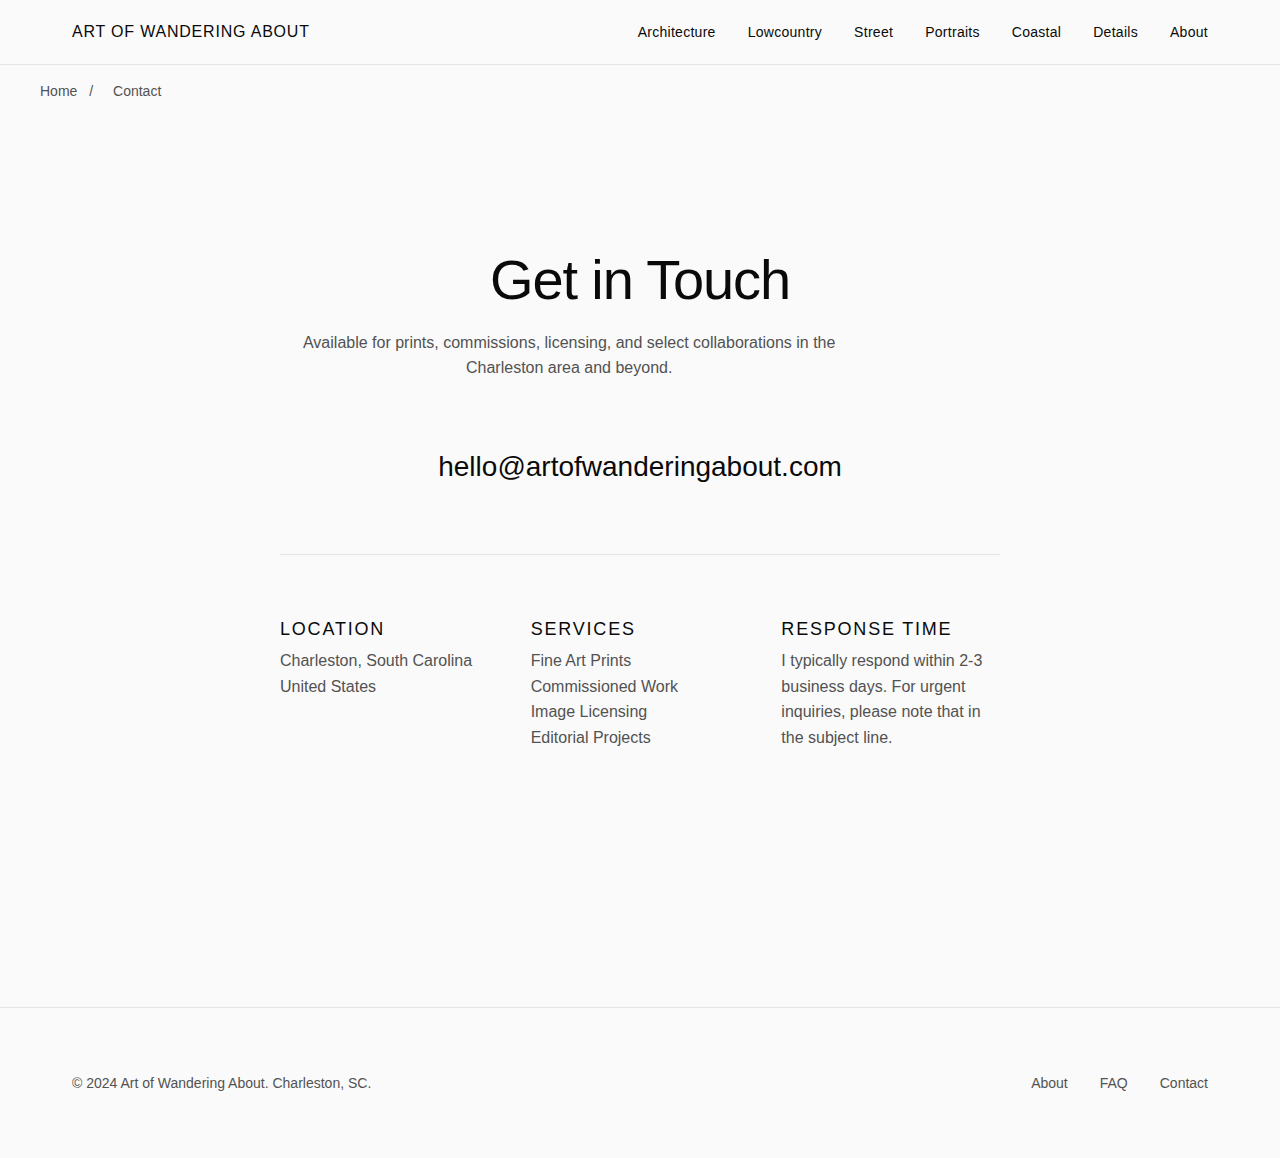
<file: contact.html>
<!DOCTYPE html>
<html lang="en">
<head>
  <meta charset="UTF-8">
  <meta name="viewport" content="width=device-width, initial-scale=1.0">
  <title>Contact | Film Photographer Charleston SC | Art of Wandering About</title>
  <meta name="description" content="Contact Art of Wandering About for film photography inquiries in Charleston, South Carolina. Available for prints, commissions, licensing, and collaborations.">
  <meta name="keywords" content="contact Charleston photographer, film photography inquiries, hire photographer Charleston SC, photography commission South Carolina">
  <meta name="author" content="Art of Wandering About">
  <meta name="geo.region" content="US-SC">
  <meta name="geo.placename" content="Charleston, South Carolina">
  <meta name="geo.position" content="32.7765;-79.9311">
  <meta name="ICBM" content="32.7765, -79.9311">
  <link rel="canonical" href="https://wpsands.github.io/contact.html">

  <!-- Open Graph -->
  <meta property="og:type" content="website">
  <meta property="og:title" content="Contact | Film Photographer Charleston SC">
  <meta property="og:description" content="Contact Art of Wandering About for film photography inquiries in Charleston, South Carolina.">
  <meta property="og:url" content="https://wpsands.github.io/contact.html">
  <meta property="og:site_name" content="Art of Wandering About">
  <meta property="og:locale" content="en_US">
  <meta property="og:image" content="https://wpsands.github.io/images/og-image.jpg">

  <!-- Twitter Card -->
  <meta name="twitter:card" content="summary_large_image">
  <meta name="twitter:title" content="Contact | Film Photographer Charleston SC">
  <meta name="twitter:description" content="Contact Art of Wandering About for film photography inquiries in Charleston, South Carolina.">
  <meta name="twitter:image" content="https://wpsands.github.io/images/og-image.jpg">

  <!-- Favicon -->
  <link rel="icon" type="image/svg+xml" href="/favicon.svg">

  <!-- CSS -->
  <link rel="stylesheet" href="/css/style.css">

  <!-- Schema.org Structured Data -->
  <script type="application/ld+json">
  {
    "@context": "https://schema.org",
    "@graph": [
      {
        "@type": "WebPage",
        "@id": "https://wpsands.github.io/contact.html",
        "url": "https://wpsands.github.io/contact.html",
        "name": "Contact | Film Photographer Charleston SC",
        "description": "Contact Art of Wandering About for film photography inquiries in Charleston, South Carolina.",
        "isPartOf": {
          "@id": "https://wpsands.github.io/#website"
        },
        "breadcrumb": {
          "@id": "https://wpsands.github.io/contact.html#breadcrumb"
        },
        "inLanguage": "en-US"
      },
      {
        "@type": "BreadcrumbList",
        "@id": "https://wpsands.github.io/contact.html#breadcrumb",
        "itemListElement": [
          {
            "@type": "ListItem",
            "position": 1,
            "name": "Home",
            "item": "https://wpsands.github.io/"
          },
          {
            "@type": "ListItem",
            "position": 2,
            "name": "Contact"
          }
        ]
      },
      {
        "@type": "ContactPage",
        "name": "Contact Art of Wandering About",
        "description": "Contact page for film photography inquiries including prints, commissions, licensing, and collaborations.",
        "mainEntity": {
          "@type": ["Person", "Photographer"],
          "@id": "https://wpsands.github.io/#photographer",
          "name": "Art of Wandering About",
          "email": "hello@artofwanderingabout.com",
          "address": {
            "@type": "PostalAddress",
            "addressLocality": "Charleston",
            "addressRegion": "SC",
            "postalCode": "29401",
            "addressCountry": "US"
          },
          "areaServed": {
            "@type": "GeoCircle",
            "geoMidpoint": {
              "@type": "GeoCoordinates",
              "latitude": 32.7765,
              "longitude": -79.9311
            },
            "geoRadius": "80467"
          }
        }
      }
    ]
  }
  </script>
</head>
<body>
  <a href="#main" class="skip-link">Skip to main content</a>

  <!-- Header -->
  <header class="header">
    <div class="container header__inner">
      <a href="/" class="header__logo">Art of Wandering About</a>
      <button class="nav-toggle" aria-label="Toggle navigation" aria-expanded="false">
        <span></span>
        <span></span>
        <span></span>
      </button>
      <nav class="header__nav" aria-label="Main navigation">
        <a href="/gallery/architecture.html">Architecture</a>
        <a href="/gallery/lowcountry.html">Lowcountry</a>
        <a href="/gallery/street.html">Street</a>
        <a href="/gallery/portraits.html">Portraits</a>
        <a href="/gallery/coastal.html">Coastal</a>
        <a href="/gallery/details.html">Details</a>
        <a href="/about.html">About</a>
      </nav>
    </div>
  </header>

  <!-- Main Content -->
  <main id="main">
    <!-- Breadcrumbs -->
    <nav class="breadcrumbs container" aria-label="Breadcrumb">
      <a href="/">Home</a>
      <span aria-hidden="true">/</span>
      <span aria-current="page">Contact</span>
    </nav>

    <!-- Contact Section -->
    <section class="section section--large">
      <div class="container">
        <div class="contact-content">
          <h1>Get in Touch</h1>
          <p>Available for prints, commissions, licensing, and select collaborations in the Charleston area and beyond.</p>

          <a href="mailto:hello@artofwanderingabout.com" class="contact-email">hello@artofwanderingabout.com</a>

          <div class="contact-details">
            <div>
              <h3>Location</h3>
              <p>Charleston, South Carolina<br>United States</p>
            </div>
            <div>
              <h3>Services</h3>
              <p>Fine Art Prints<br>Commissioned Work<br>Image Licensing<br>Editorial Projects</p>
            </div>
            <div>
              <h3>Response Time</h3>
              <p>I typically respond within 2-3 business days. For urgent inquiries, please note that in the subject line.</p>
            </div>
          </div>
        </div>
      </div>
    </section>
  </main>

  <!-- Footer -->
  <footer class="footer">
    <div class="container footer__inner">
      <p class="footer__copyright">© 2024 Art of Wandering About. Charleston, SC.</p>
      <nav class="footer__nav" aria-label="Footer navigation">
        <a href="/about.html">About</a>
        <a href="/faq.html">FAQ</a>
        <a href="/contact.html">Contact</a>
      </nav>
    </div>
  </footer>

  <!-- Mobile Navigation Script -->
  <script>
    (function() {
      const toggle = document.querySelector('.nav-toggle');
      const nav = document.querySelector('.header__nav');
      if (toggle && nav) {
        toggle.addEventListener('click', function() {
          const isOpen = nav.classList.toggle('is-open');
          toggle.setAttribute('aria-expanded', isOpen);
        });
      }
    })();
  </script>
</body>
</html>
</file>
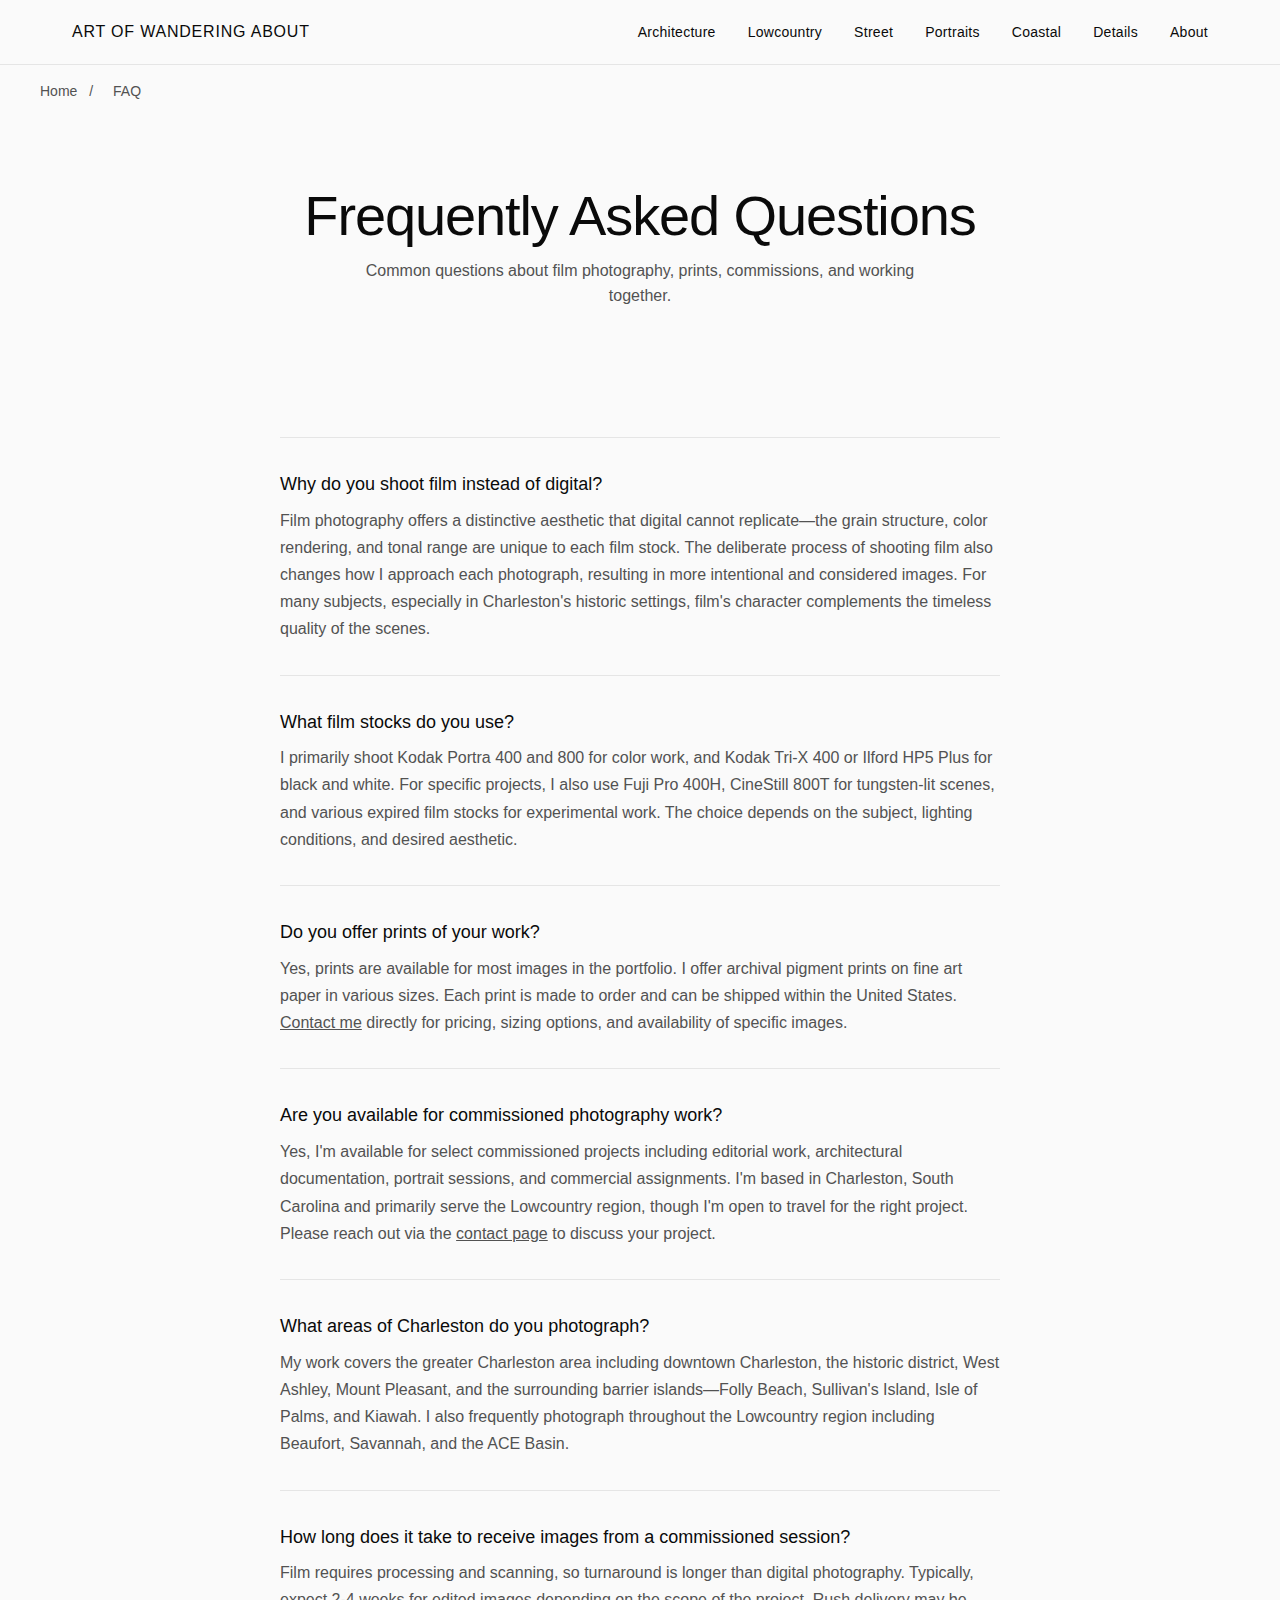
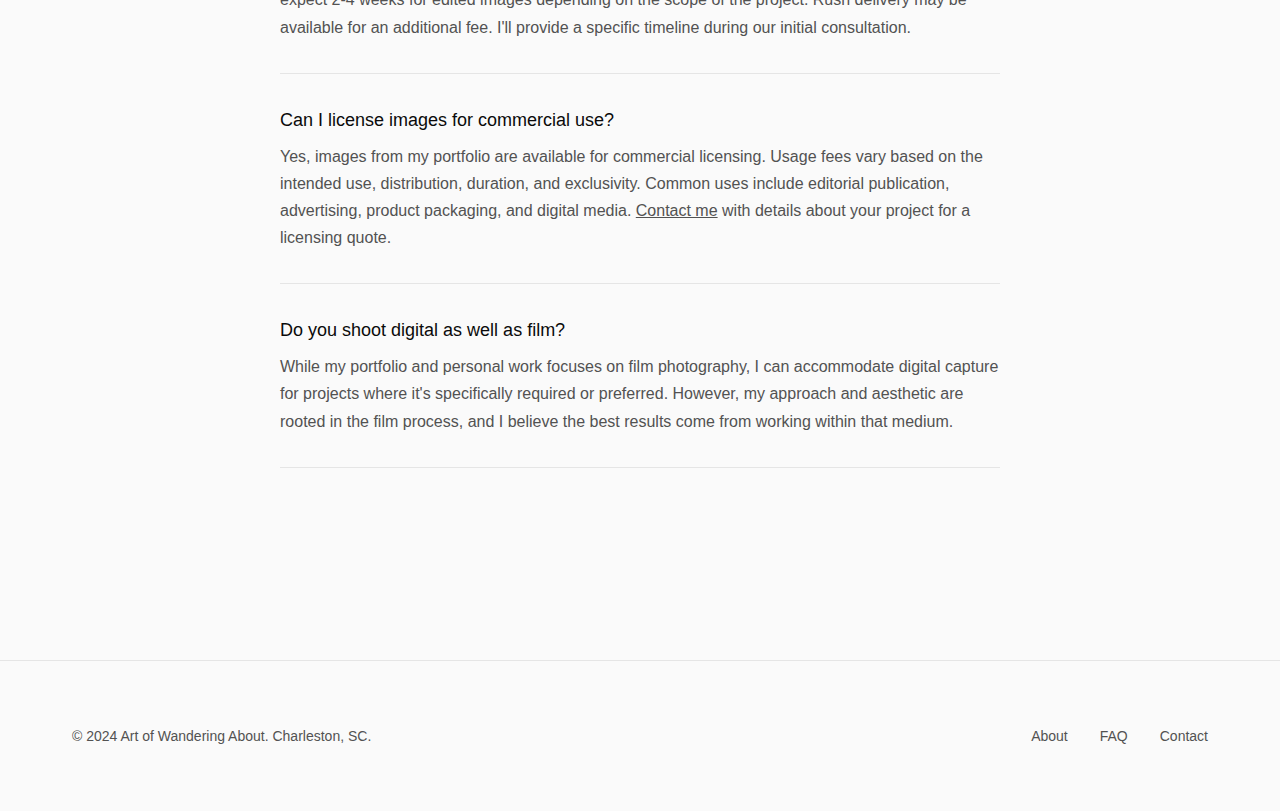
<file: faq.html>
<!DOCTYPE html>
<html lang="en">
<head>
  <meta charset="UTF-8">
  <meta name="viewport" content="width=device-width, initial-scale=1.0">
  <title>FAQ | Film Photography Charleston SC | Art of Wandering About</title>
  <meta name="description" content="Frequently asked questions about film photography services in Charleston, South Carolina. Learn about analog photography, film stocks, prints, and booking sessions.">
  <meta name="keywords" content="film photography FAQ, Charleston photographer questions, analog photography info, film photography prints, booking photographer Charleston">
  <meta name="author" content="Art of Wandering About">
  <meta name="geo.region" content="US-SC">
  <meta name="geo.placename" content="Charleston, South Carolina">
  <meta name="geo.position" content="32.7765;-79.9311">
  <meta name="ICBM" content="32.7765, -79.9311">
  <link rel="canonical" href="https://wpsands.github.io/faq.html">

  <!-- Open Graph -->
  <meta property="og:type" content="website">
  <meta property="og:title" content="FAQ | Film Photography Charleston SC">
  <meta property="og:description" content="Frequently asked questions about film photography services in Charleston, South Carolina.">
  <meta property="og:url" content="https://wpsands.github.io/faq.html">
  <meta property="og:site_name" content="Art of Wandering About">
  <meta property="og:locale" content="en_US">
  <meta property="og:image" content="https://wpsands.github.io/images/og-image.jpg">

  <!-- Twitter Card -->
  <meta name="twitter:card" content="summary_large_image">
  <meta name="twitter:title" content="FAQ | Film Photography Charleston SC">
  <meta name="twitter:description" content="Frequently asked questions about film photography services in Charleston, South Carolina.">
  <meta name="twitter:image" content="https://wpsands.github.io/images/og-image.jpg">

  <!-- Favicon -->
  <link rel="icon" type="image/svg+xml" href="/favicon.svg">

  <!-- CSS -->
  <link rel="stylesheet" href="/css/style.css">

  <!-- Schema.org Structured Data - FAQPage -->
  <script type="application/ld+json">
  {
    "@context": "https://schema.org",
    "@graph": [
      {
        "@type": "WebPage",
        "@id": "https://wpsands.github.io/faq.html",
        "url": "https://wpsands.github.io/faq.html",
        "name": "FAQ | Film Photography Charleston SC",
        "description": "Frequently asked questions about film photography services in Charleston, South Carolina.",
        "isPartOf": {
          "@id": "https://wpsands.github.io/#website"
        },
        "breadcrumb": {
          "@id": "https://wpsands.github.io/faq.html#breadcrumb"
        },
        "inLanguage": "en-US"
      },
      {
        "@type": "BreadcrumbList",
        "@id": "https://wpsands.github.io/faq.html#breadcrumb",
        "itemListElement": [
          {
            "@type": "ListItem",
            "position": 1,
            "name": "Home",
            "item": "https://wpsands.github.io/"
          },
          {
            "@type": "ListItem",
            "position": 2,
            "name": "FAQ"
          }
        ]
      },
      {
        "@type": "FAQPage",
        "mainEntity": [
          {
            "@type": "Question",
            "name": "Why do you shoot film instead of digital?",
            "acceptedAnswer": {
              "@type": "Answer",
              "text": "Film photography offers a distinctive aesthetic that digital cannot replicate—the grain structure, color rendering, and tonal range are unique to each film stock. The deliberate process of shooting film also changes how I approach each photograph, resulting in more intentional and considered images. For many subjects, especially in Charleston's historic settings, film's character complements the timeless quality of the scenes."
            }
          },
          {
            "@type": "Question",
            "name": "What film stocks do you use?",
            "acceptedAnswer": {
              "@type": "Answer",
              "text": "I primarily shoot Kodak Portra 400 and 800 for color work, and Kodak Tri-X 400 or Ilford HP5 Plus for black and white. For specific projects, I also use Fuji Pro 400H, CineStill 800T for tungsten-lit scenes, and various expired film stocks for experimental work. The choice depends on the subject, lighting conditions, and desired aesthetic."
            }
          },
          {
            "@type": "Question",
            "name": "Do you offer prints of your work?",
            "acceptedAnswer": {
              "@type": "Answer",
              "text": "Yes, prints are available for most images in the portfolio. I offer archival pigment prints on fine art paper in various sizes. Each print is made to order and can be shipped within the United States. Contact me directly for pricing, sizing options, and availability of specific images."
            }
          },
          {
            "@type": "Question",
            "name": "Are you available for commissioned photography work?",
            "acceptedAnswer": {
              "@type": "Answer",
              "text": "Yes, I'm available for select commissioned projects including editorial work, architectural documentation, portrait sessions, and commercial assignments. I'm based in Charleston, South Carolina and primarily serve the Lowcountry region, though I'm open to travel for the right project. Please reach out via the contact page to discuss your project."
            }
          },
          {
            "@type": "Question",
            "name": "What areas of Charleston do you photograph?",
            "acceptedAnswer": {
              "@type": "Answer",
              "text": "My work covers the greater Charleston area including downtown Charleston, the historic district, West Ashley, Mount Pleasant, and the surrounding barrier islands—Folly Beach, Sullivan's Island, Isle of Palms, and Kiawah. I also frequently photograph throughout the Lowcountry region including Beaufort, Savannah, and the ACE Basin."
            }
          },
          {
            "@type": "Question",
            "name": "How long does it take to receive images from a commissioned session?",
            "acceptedAnswer": {
              "@type": "Answer",
              "text": "Film requires processing and scanning, so turnaround is longer than digital photography. Typically, expect 2-4 weeks for edited images depending on the scope of the project. Rush delivery may be available for an additional fee. I'll provide a specific timeline during our initial consultation."
            }
          },
          {
            "@type": "Question",
            "name": "Can I license images for commercial use?",
            "acceptedAnswer": {
              "@type": "Answer",
              "text": "Yes, images from my portfolio are available for commercial licensing. Usage fees vary based on the intended use, distribution, duration, and exclusivity. Common uses include editorial publication, advertising, product packaging, and digital media. Contact me with details about your project for a licensing quote."
            }
          },
          {
            "@type": "Question",
            "name": "Do you shoot digital as well as film?",
            "acceptedAnswer": {
              "@type": "Answer",
              "text": "While my portfolio and personal work focuses on film photography, I can accommodate digital capture for projects where it's specifically required or preferred. However, my approach and aesthetic are rooted in the film process, and I believe the best results come from working within that medium."
            }
          }
        ]
      }
    ]
  }
  </script>
</head>
<body>
  <a href="#main" class="skip-link">Skip to main content</a>

  <!-- Header -->
  <header class="header">
    <div class="container header__inner">
      <a href="/" class="header__logo">Art of Wandering About</a>
      <button class="nav-toggle" aria-label="Toggle navigation" aria-expanded="false">
        <span></span>
        <span></span>
        <span></span>
      </button>
      <nav class="header__nav" aria-label="Main navigation">
        <a href="/gallery/architecture.html">Architecture</a>
        <a href="/gallery/lowcountry.html">Lowcountry</a>
        <a href="/gallery/street.html">Street</a>
        <a href="/gallery/portraits.html">Portraits</a>
        <a href="/gallery/coastal.html">Coastal</a>
        <a href="/gallery/details.html">Details</a>
        <a href="/about.html">About</a>
      </nav>
    </div>
  </header>

  <!-- Main Content -->
  <main id="main">
    <!-- Breadcrumbs -->
    <nav class="breadcrumbs container" aria-label="Breadcrumb">
      <a href="/">Home</a>
      <span aria-hidden="true">/</span>
      <span aria-current="page">FAQ</span>
    </nav>

    <!-- FAQ Header -->
    <section class="gallery-header">
      <div class="container">
        <h1 class="gallery-header__title">Frequently Asked Questions</h1>
        <p class="gallery-header__description">Common questions about film photography, prints, commissions, and working together.</p>
      </div>
    </section>

    <!-- FAQ List -->
    <section class="section">
      <div class="container">
        <dl class="faq-list">
          <div class="faq-item">
            <dt class="faq-question">Why do you shoot film instead of digital?</dt>
            <dd class="faq-answer">Film photography offers a distinctive aesthetic that digital cannot replicate—the grain structure, color rendering, and tonal range are unique to each film stock. The deliberate process of shooting film also changes how I approach each photograph, resulting in more intentional and considered images. For many subjects, especially in Charleston's historic settings, film's character complements the timeless quality of the scenes.</dd>
          </div>

          <div class="faq-item">
            <dt class="faq-question">What film stocks do you use?</dt>
            <dd class="faq-answer">I primarily shoot Kodak Portra 400 and 800 for color work, and Kodak Tri-X 400 or Ilford HP5 Plus for black and white. For specific projects, I also use Fuji Pro 400H, CineStill 800T for tungsten-lit scenes, and various expired film stocks for experimental work. The choice depends on the subject, lighting conditions, and desired aesthetic.</dd>
          </div>

          <div class="faq-item">
            <dt class="faq-question">Do you offer prints of your work?</dt>
            <dd class="faq-answer">Yes, prints are available for most images in the portfolio. I offer archival pigment prints on fine art paper in various sizes. Each print is made to order and can be shipped within the United States. <a href="/contact.html">Contact me</a> directly for pricing, sizing options, and availability of specific images.</dd>
          </div>

          <div class="faq-item">
            <dt class="faq-question">Are you available for commissioned photography work?</dt>
            <dd class="faq-answer">Yes, I'm available for select commissioned projects including editorial work, architectural documentation, portrait sessions, and commercial assignments. I'm based in Charleston, South Carolina and primarily serve the Lowcountry region, though I'm open to travel for the right project. Please reach out via the <a href="/contact.html">contact page</a> to discuss your project.</dd>
          </div>

          <div class="faq-item">
            <dt class="faq-question">What areas of Charleston do you photograph?</dt>
            <dd class="faq-answer">My work covers the greater Charleston area including downtown Charleston, the historic district, West Ashley, Mount Pleasant, and the surrounding barrier islands—Folly Beach, Sullivan's Island, Isle of Palms, and Kiawah. I also frequently photograph throughout the Lowcountry region including Beaufort, Savannah, and the ACE Basin.</dd>
          </div>

          <div class="faq-item">
            <dt class="faq-question">How long does it take to receive images from a commissioned session?</dt>
            <dd class="faq-answer">Film requires processing and scanning, so turnaround is longer than digital photography. Typically, expect 2-4 weeks for edited images depending on the scope of the project. Rush delivery may be available for an additional fee. I'll provide a specific timeline during our initial consultation.</dd>
          </div>

          <div class="faq-item">
            <dt class="faq-question">Can I license images for commercial use?</dt>
            <dd class="faq-answer">Yes, images from my portfolio are available for commercial licensing. Usage fees vary based on the intended use, distribution, duration, and exclusivity. Common uses include editorial publication, advertising, product packaging, and digital media. <a href="/contact.html">Contact me</a> with details about your project for a licensing quote.</dd>
          </div>

          <div class="faq-item">
            <dt class="faq-question">Do you shoot digital as well as film?</dt>
            <dd class="faq-answer">While my portfolio and personal work focuses on film photography, I can accommodate digital capture for projects where it's specifically required or preferred. However, my approach and aesthetic are rooted in the film process, and I believe the best results come from working within that medium.</dd>
          </div>
        </dl>
      </div>
    </section>
  </main>

  <!-- Footer -->
  <footer class="footer">
    <div class="container footer__inner">
      <p class="footer__copyright">© 2024 Art of Wandering About. Charleston, SC.</p>
      <nav class="footer__nav" aria-label="Footer navigation">
        <a href="/about.html">About</a>
        <a href="/faq.html">FAQ</a>
        <a href="/contact.html">Contact</a>
      </nav>
    </div>
  </footer>

  <!-- Mobile Navigation Script -->
  <script>
    (function() {
      const toggle = document.querySelector('.nav-toggle');
      const nav = document.querySelector('.header__nav');
      if (toggle && nav) {
        toggle.addEventListener('click', function() {
          const isOpen = nav.classList.toggle('is-open');
          toggle.setAttribute('aria-expanded', isOpen);
        });
      }
    })();
  </script>
</body>
</html>
</file>
<file: css/style.css>
/**
 * Film Photography Portfolio
 * Charleston, SC
 * Minimal CSS - No frameworks, no dependencies
 */

/* ========================================
   CSS Custom Properties
   ======================================== */

:root {
  /* Colors */
  --color-black: #0a0a0a;
  --color-white: #fafafa;
  --color-gray-100: #f5f5f5;
  --color-gray-200: #e5e5e5;
  --color-gray-400: #a3a3a3;
  --color-gray-600: #525252;
  --color-gray-800: #262626;

  /* Typography */
  --font-sans: "Helvetica Neue", Helvetica, Arial, sans-serif;
  --font-serif: Georgia, "Times New Roman", serif;

  /* Spacing */
  --space-xs: 0.25rem;
  --space-sm: 0.5rem;
  --space-md: 1rem;
  --space-lg: 2rem;
  --space-xl: 4rem;
  --space-2xl: 8rem;

  /* Layout */
  --max-width: 1200px;
  --max-width-narrow: 720px;

  /* Transitions */
  --transition-fast: 150ms ease;
  --transition-base: 300ms ease;
}

/* ========================================
   Reset & Base
   ======================================== */

*,
*::before,
*::after {
  box-sizing: border-box;
  margin: 0;
  padding: 0;
}

html {
  font-size: 16px;
  -webkit-font-smoothing: antialiased;
  -moz-osx-font-smoothing: grayscale;
}

body {
  font-family: var(--font-sans);
  font-size: 1rem;
  line-height: 1.6;
  color: var(--color-black);
  background-color: var(--color-white);
}

img {
  max-width: 100%;
  height: auto;
  display: block;
}

a {
  color: inherit;
  text-decoration: none;
  transition: opacity var(--transition-fast);
}

a:hover {
  opacity: 0.6;
}

ul,
ol {
  list-style: none;
}

/* ========================================
   Typography
   ======================================== */

h1,
h2,
h3,
h4 {
  font-weight: 400;
  line-height: 1.2;
  letter-spacing: -0.02em;
}

h1 {
  font-size: clamp(2rem, 5vw, 3.5rem);
}

h2 {
  font-size: clamp(1.5rem, 3vw, 2rem);
}

h3 {
  font-size: 1.125rem;
  text-transform: uppercase;
  letter-spacing: 0.1em;
  font-weight: 500;
}

p {
  max-width: 65ch;
}

.text-small {
  font-size: 0.875rem;
}

.text-muted {
  color: var(--color-gray-600);
}

.text-center {
  text-align: center;
}

/* ========================================
   Layout
   ======================================== */

.container {
  width: 100%;
  max-width: var(--max-width);
  margin: 0 auto;
  padding: 0 var(--space-lg);
}

.container--narrow {
  max-width: var(--max-width-narrow);
}

.section {
  padding: var(--space-xl) 0;
}

.section--large {
  padding: var(--space-2xl) 0;
}

/* ========================================
   Header
   ======================================== */

.header {
  position: fixed;
  top: 0;
  left: 0;
  right: 0;
  z-index: 100;
  background-color: var(--color-white);
  border-bottom: 1px solid var(--color-gray-200);
}

.header__inner {
  display: flex;
  align-items: center;
  justify-content: space-between;
  height: 4rem;
}

.header__logo {
  font-size: 1rem;
  font-weight: 500;
  letter-spacing: 0.05em;
  text-transform: uppercase;
}

.header__nav {
  display: flex;
  gap: var(--space-lg);
}

.header__nav a {
  font-size: 0.875rem;
  letter-spacing: 0.02em;
}

.header__nav a[aria-current="page"] {
  opacity: 0.6;
}

/* Mobile nav toggle */
.nav-toggle {
  display: none;
  background: none;
  border: none;
  cursor: pointer;
  padding: var(--space-sm);
}

.nav-toggle span {
  display: block;
  width: 20px;
  height: 2px;
  background-color: var(--color-black);
  margin: 4px 0;
  transition: var(--transition-fast);
}

@media (max-width: 768px) {
  .nav-toggle {
    display: block;
  }

  .header__nav {
    position: absolute;
    top: 100%;
    left: 0;
    right: 0;
    flex-direction: column;
    background-color: var(--color-white);
    border-bottom: 1px solid var(--color-gray-200);
    padding: var(--space-lg);
    gap: var(--space-md);
    display: none;
  }

  .header__nav.is-open {
    display: flex;
  }
}

/* ========================================
   Main Content
   ======================================== */

main {
  margin-top: 4rem;
}

/* ========================================
   Hero
   ======================================== */

.hero {
  min-height: 80vh;
  display: flex;
  align-items: center;
  justify-content: center;
  text-align: center;
  padding: var(--space-xl) var(--space-lg);
}

.hero__content {
  max-width: 800px;
}

.hero__title {
  margin-bottom: var(--space-md);
}

.hero__subtitle {
  color: var(--color-gray-600);
  font-size: 1.125rem;
}

.hero__location {
  display: inline-flex;
  align-items: center;
  gap: var(--space-xs);
  margin-top: var(--space-lg);
  font-size: 0.875rem;
  color: var(--color-gray-600);
  text-transform: uppercase;
  letter-spacing: 0.1em;
}

/* ========================================
   Category Grid
   ======================================== */

.category-grid {
  display: grid;
  grid-template-columns: repeat(auto-fit, minmax(300px, 1fr));
  gap: var(--space-md);
}

.category-card {
  position: relative;
  aspect-ratio: 4 / 5;
  overflow: hidden;
}

.category-card__image {
  width: 100%;
  height: 100%;
  object-fit: cover;
  transition: transform var(--transition-base);
}

.category-card:hover .category-card__image {
  transform: scale(1.02);
}

.category-card__overlay {
  position: absolute;
  inset: 0;
  background: linear-gradient(to top, rgba(0, 0, 0, 0.6) 0%, transparent 50%);
  display: flex;
  align-items: flex-end;
  padding: var(--space-lg);
}

.category-card__title {
  color: var(--color-white);
  font-size: 1.25rem;
  text-transform: uppercase;
  letter-spacing: 0.1em;
}

/* ========================================
   Gallery Grid
   ======================================== */

.gallery-header {
  text-align: center;
  padding: var(--space-xl) 0;
}

.gallery-header__title {
  margin-bottom: var(--space-sm);
}

.gallery-header__description {
  color: var(--color-gray-600);
  max-width: 600px;
  margin: 0 auto;
}

.gallery-grid {
  display: grid;
  grid-template-columns: repeat(auto-fit, minmax(280px, 1fr));
  gap: var(--space-sm);
}

.gallery-grid--masonry {
  columns: 3;
  column-gap: var(--space-sm);
}

@media (max-width: 900px) {
  .gallery-grid--masonry {
    columns: 2;
  }
}

@media (max-width: 500px) {
  .gallery-grid--masonry {
    columns: 1;
  }
}

.gallery-item {
  break-inside: avoid;
  margin-bottom: var(--space-sm);
}

.gallery-item img {
  width: 100%;
  transition: opacity var(--transition-fast);
}

.gallery-item:hover img {
  opacity: 0.9;
}

/* ========================================
   About Page
   ======================================== */

.about-content {
  display: grid;
  grid-template-columns: 1fr 1fr;
  gap: var(--space-xl);
  align-items: start;
}

@media (max-width: 768px) {
  .about-content {
    grid-template-columns: 1fr;
  }
}

.about-image {
  aspect-ratio: 4 / 5;
  object-fit: cover;
}

.about-text h1 {
  margin-bottom: var(--space-lg);
}

.about-text p {
  margin-bottom: var(--space-md);
  color: var(--color-gray-800);
}

.about-details {
  margin-top: var(--space-xl);
  padding-top: var(--space-lg);
  border-top: 1px solid var(--color-gray-200);
}

.about-details h3 {
  margin-bottom: var(--space-md);
}

.about-details ul {
  color: var(--color-gray-600);
}

.about-details li {
  margin-bottom: var(--space-xs);
}

/* ========================================
   FAQ Page
   ======================================== */

.faq-list {
  max-width: var(--max-width-narrow);
  margin: 0 auto;
}

.faq-item {
  border-bottom: 1px solid var(--color-gray-200);
  padding: var(--space-lg) 0;
}

.faq-item:first-child {
  border-top: 1px solid var(--color-gray-200);
}

.faq-question {
  font-size: 1.125rem;
  font-weight: 500;
  margin-bottom: var(--space-sm);
  cursor: pointer;
}

.faq-answer {
  color: var(--color-gray-600);
  line-height: 1.7;
}

.faq-answer a {
  text-decoration: underline;
}

/* ========================================
   Contact Page
   ======================================== */

.contact-content {
  max-width: var(--max-width-narrow);
  margin: 0 auto;
  text-align: center;
}

.contact-content h1 {
  margin-bottom: var(--space-md);
}

.contact-content > p {
  color: var(--color-gray-600);
  margin-bottom: var(--space-xl);
}

.contact-email {
  font-size: clamp(1.25rem, 3vw, 1.75rem);
  display: block;
  margin-bottom: var(--space-xl);
}

.contact-details {
  text-align: left;
  display: grid;
  grid-template-columns: repeat(auto-fit, minmax(200px, 1fr));
  gap: var(--space-lg);
  padding-top: var(--space-xl);
  border-top: 1px solid var(--color-gray-200);
}

.contact-details h3 {
  margin-bottom: var(--space-sm);
}

.contact-details p {
  color: var(--color-gray-600);
}

/* ========================================
   Footer
   ======================================== */

.footer {
  border-top: 1px solid var(--color-gray-200);
  padding: var(--space-xl) 0;
  margin-top: var(--space-2xl);
}

.footer__inner {
  display: flex;
  justify-content: space-between;
  align-items: center;
  flex-wrap: wrap;
  gap: var(--space-md);
}

.footer__copyright {
  font-size: 0.875rem;
  color: var(--color-gray-600);
}

.footer__nav {
  display: flex;
  gap: var(--space-lg);
}

.footer__nav a {
  font-size: 0.875rem;
  color: var(--color-gray-600);
}

/* ========================================
   Breadcrumbs
   ======================================== */

.breadcrumbs {
  padding: var(--space-md) 0;
  font-size: 0.875rem;
  color: var(--color-gray-600);
}

.breadcrumbs a {
  color: var(--color-gray-600);
}

.breadcrumbs span {
  margin: 0 var(--space-sm);
}

/* ========================================
   Utilities
   ======================================== */

.visually-hidden {
  position: absolute;
  width: 1px;
  height: 1px;
  padding: 0;
  margin: -1px;
  overflow: hidden;
  clip: rect(0, 0, 0, 0);
  white-space: nowrap;
  border: 0;
}

.skip-link {
  position: absolute;
  top: -100%;
  left: 50%;
  transform: translateX(-50%);
  background: var(--color-black);
  color: var(--color-white);
  padding: var(--space-sm) var(--space-md);
  z-index: 1000;
}

.skip-link:focus {
  top: var(--space-sm);
}
</file>
